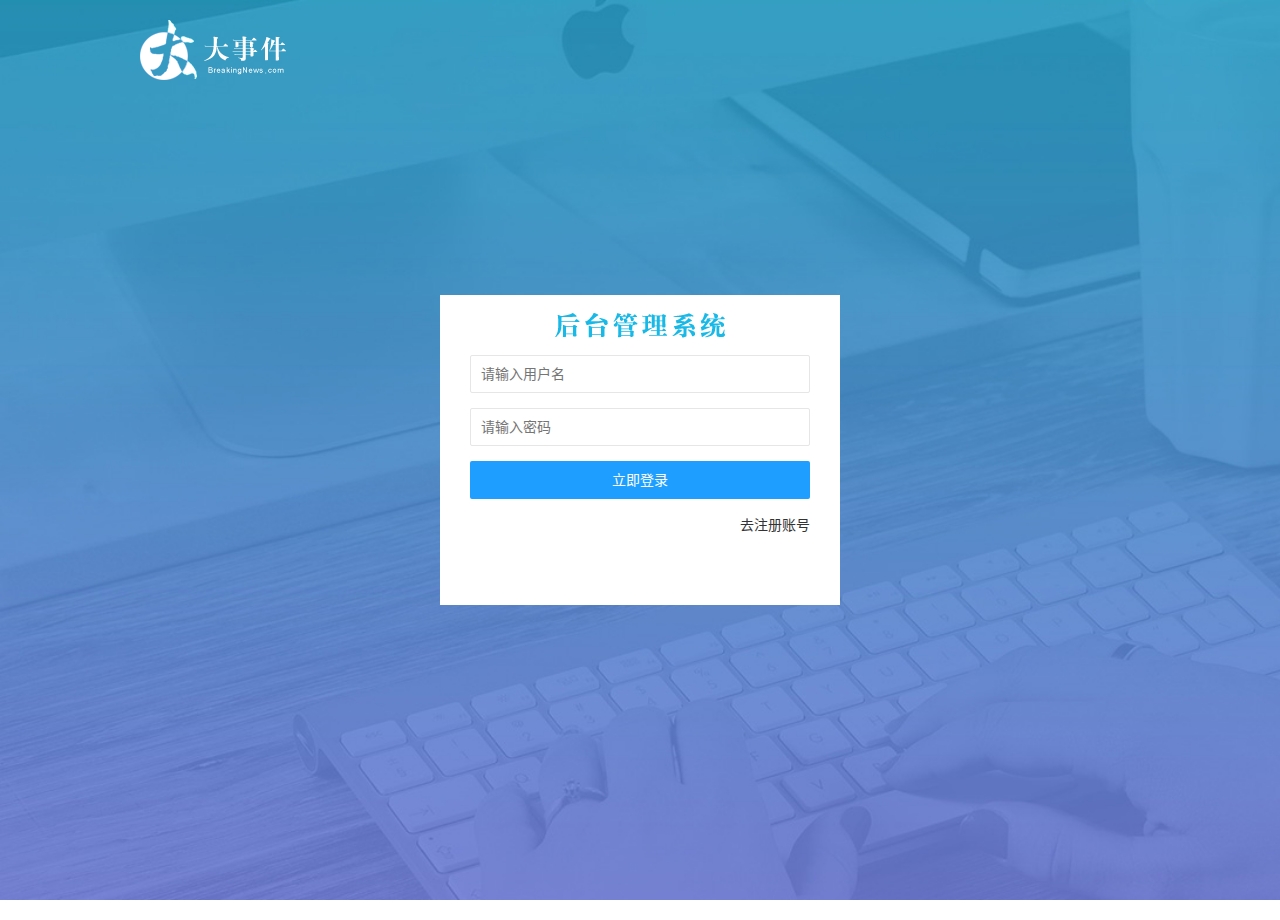
<file: index.html>
<script>
    if (localStorage.getItem('token') === null) {
        location.href = '/login.html';
    }
</script>
<!DOCTYPE html>
<html>

<head>
    <meta charset="utf-8">
    <meta name="viewport" content="width=device-width, initial-scale=1, maximum-scale=1">
    <title>layout 后台大布局 - Layui</title>
    <link rel="stylesheet" href="/assets/lib/layui/css/layui.css">
    <link rel="stylesheet" href="/assets/fonts/iconfont.css">
    <link rel="stylesheet" href="/assets/css/index.css">
</head>

<body class="layui-layout-body">
    <div class="layui-layout layui-layout-admin">
        <div class="layui-header">
            <div class="layui-logo">
                <img src="/assets/images/logo.png" alt="">
            </div>
            <!-- 头部区域（可配合layui已有的水平导航） -->
            <ul class="layui-nav layui-layout-right">
                <li class="layui-nav-item">
                    <a class="userinfo" href="javascript:;">
                        <span class="text-avatar">T</span>
                        <img src="/assets/images/sample.jpg" class="layui-nav-img">
                        个人中心
                    </a>
                    <dl class="layui-nav-child">
                        <dd><a href="/user/userinfo.html" target="fm">基本资料</a></dd>
                        <dd><a href="">更换头像</a></dd>
                        <dd><a href="">重置密码</a></dd>
                    </dl>
                </li>
                <li class="layui-nav-item"><a href="javascript:;" id="logout"><span
                            class="iconfont icon-tuichu"></span>退出</a></li>
            </ul>
        </div>

        <div class="layui-side layui-bg-black">
            <div class="layui-side-scroll">
                <!-- 左侧导航区域（可配合layui已有的垂直导航） -->
                <div class="userinfo" href="javascript:;">
                    <span class="text-avatar">T</span>
                    <img src="/assets/images/sample.jpg" class="layui-nav-img">
                    欢迎你 <span class="username">张三</span>
                </div>
                <ul class="layui-nav layui-nav-tree" lay-filter="test" lay-shrink="all">
                    <li class="layui-nav-item layui-this"><a href=""><span class="iconfont icon-home"></span>首页</a></li>
                    <li class="layui-nav-item">
                        <a class="" href="javascript:;"><span class="iconfont icon-16"></span>文章管理</a>
                        <dl class="layui-nav-child">
                            <dd><a href="javascript:;"><span class="iconfont icon-pinglun"></span>列表一</a></dd>
                            <dd><a href="javascript:;"><span class="iconfont icon-pinglun"></span>列表二</a></dd>
                            <dd><a href="javascript:;"><span class="iconfont icon-pinglun"></span>列表三</a></dd>
                            <dd><a href=""><span class="iconfont icon-pinglun"></span>超链接</a></dd>
                        </dl>
                    </li>
                    <li class="layui-nav-item">
                        <a href="javascript:;"><span class="iconfont icon-user"></span>个人中心</a>
                        <dl class="layui-nav-child">
                            <dd><a href="/user/userinfo.html" target="fm"><span
                                        class="iconfont icon-pinglun"></span>基本资料</a>
                            </dd>
                            <dd><a href="javascript:;"><span class="iconfont icon-pinglun"></span>更换头像</a></dd>
                            <dd><a href=""><span class="iconfont icon-pinglun"></span>重置密码</a></dd>
                        </dl>
                    </li>

                </ul>
            </div>
        </div>

        <div class="layui-body">
            <!-- 内容主体区域 -->
            <!-- <div style="padding: 15px;">内容主体区域</div> -->
            <iframe name="fm" src="/home/dashboard.html" frameborder="0"></iframe>
        </div>

        <div class="layui-footer">
            <!-- 底部固定区域 -->
            © layui.com - 底部固定区域
        </div>
    </div>
    <script src="/assets/lib/layui/layui.all.js"></script>
    <script src="/assets/lib/jquery.js"></script>
    <script src="/assets/js/common.js"></script>
    <script src="/assets/js/index.js"></script>
</body>

</html>
</file>
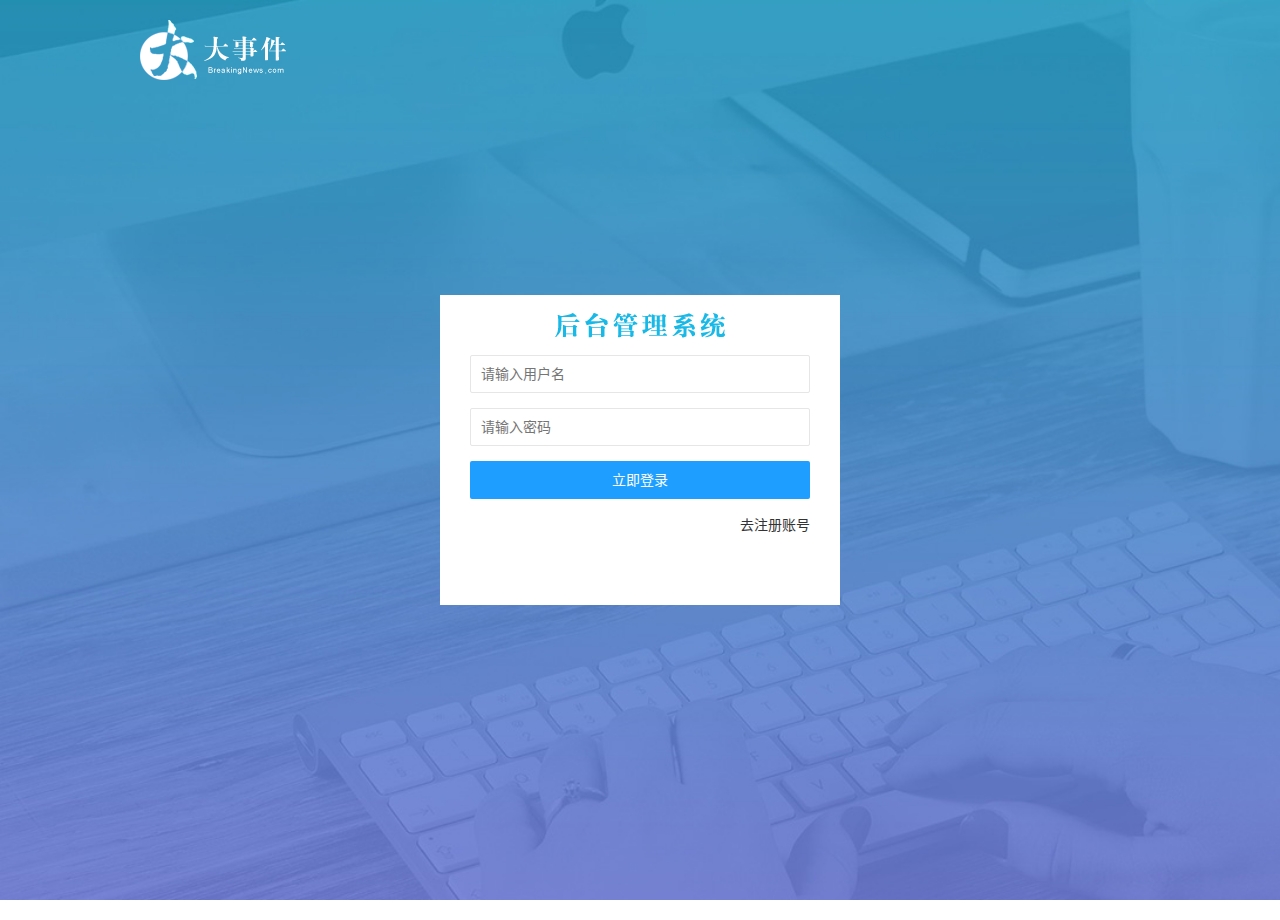
<file: login.html>
<!DOCTYPE html>
<html lang="zh-CN">

<head>
    <meta charset="UTF-8">
    <meta name="viewport" content="width=device-width, initial-scale=1.0">
    <title>登录页面</title>
    <link rel="stylesheet" href="/assets/lib/layui/css/layui.css">
    <link rel="stylesheet" href="/assets/css/logo.css">
</head>

<body>
    <!-- 上面的logo区  -->
    <div id="logo">
        <img src="/assets/images/logo.png" alt="">
    </div>

    <!-- 下面的登录和注册盒子 -->
    <!-- 登录的盒子开始 -->
    <div class="box login">
        <!-- 盒子的标题 -->
        <div class="title"></div>
        <!-- 登录的表单 -->
        <form class="layui-form" action="">
            <!-- 第一行用户名 -->
            <div class="layui-form-item">
                <input type="text" name="username" required lay-verify="required" placeholder="请输入用户名"
                    autocomplete="off" class="layui-input">
            </div>
            <!-- 第二行密码 -->
            <div class="layui-form-item">
                <input type="password" name="password" required lay-verify="required" placeholder="请输入密码"
                    autocomplete="off" class="layui-input">
            </div>
            <!-- 第三行按钮 -->
            <div class="layui-form-item">
                <button class="layui-btn layui-btn-fluid layui-bg-blue" lay-submit lay-filter="formDemo">立即登录</button>
            </div>
            <!-- 第四行超链接 -->
            <div class="layui-form-item goto">
                <a href="javascript:;">去注册账号</a>
            </div>

        </form>
        <!-- 登录表单结束 -->
    </div>
    <!-- 登录的盒子结束 -->


    <!-- 注册的盒子开始 -->
    <div class="box register">
        <!-- 盒子的标题 -->
        <div class="title"></div>
        <!-- 注册的表单 -->
        <form class="layui-form" action="">
            <!-- 第一行用户名 -->
            <div class="layui-form-item">
                <input type="text" name="username" required lay-verify="required" placeholder="请输入用户" autocomplete="off"
                    class="layui-input">
            </div>
            <!-- 第二行密码 -->
            <div class="layui-form-item">
                <input type="password" name="password" required lay-verify="required|changdu" placeholder="请输入密码"
                    autocomplete="off" class="layui-input pwd">
            </div>
            <!-- 第二行重复密码 -->
            <div class="layui-form-item">
                <input type="password" required lay-verify="required|changdu|same" placeholder="请再次输入密码"
                    autocomplete="off" class="layui-input">
            </div>
            <!-- 第四行按钮 -->
            <div class="layui-form-item">
                <button class="layui-btn layui-btn-fluid layui-bg-blue" lay-submit lay-filter="formDemo">注册</button>
            </div>
            <!-- 第五行超链接 -->
            <div class="layui-form-item goto">
                <a href="javascript:;">去登录</a>
            </div>

        </form>
        <!-- 注册表单结束 -->
    </div>
    <!-- 注册的盒子结束 -->
    <script src="/assets/lib/jquery.js"></script>
    <script src="/assets/lib/layui/layui.all.js"></script>
    <script src="/assets/js/logo.js"></script>
</body>

</html>
</file>
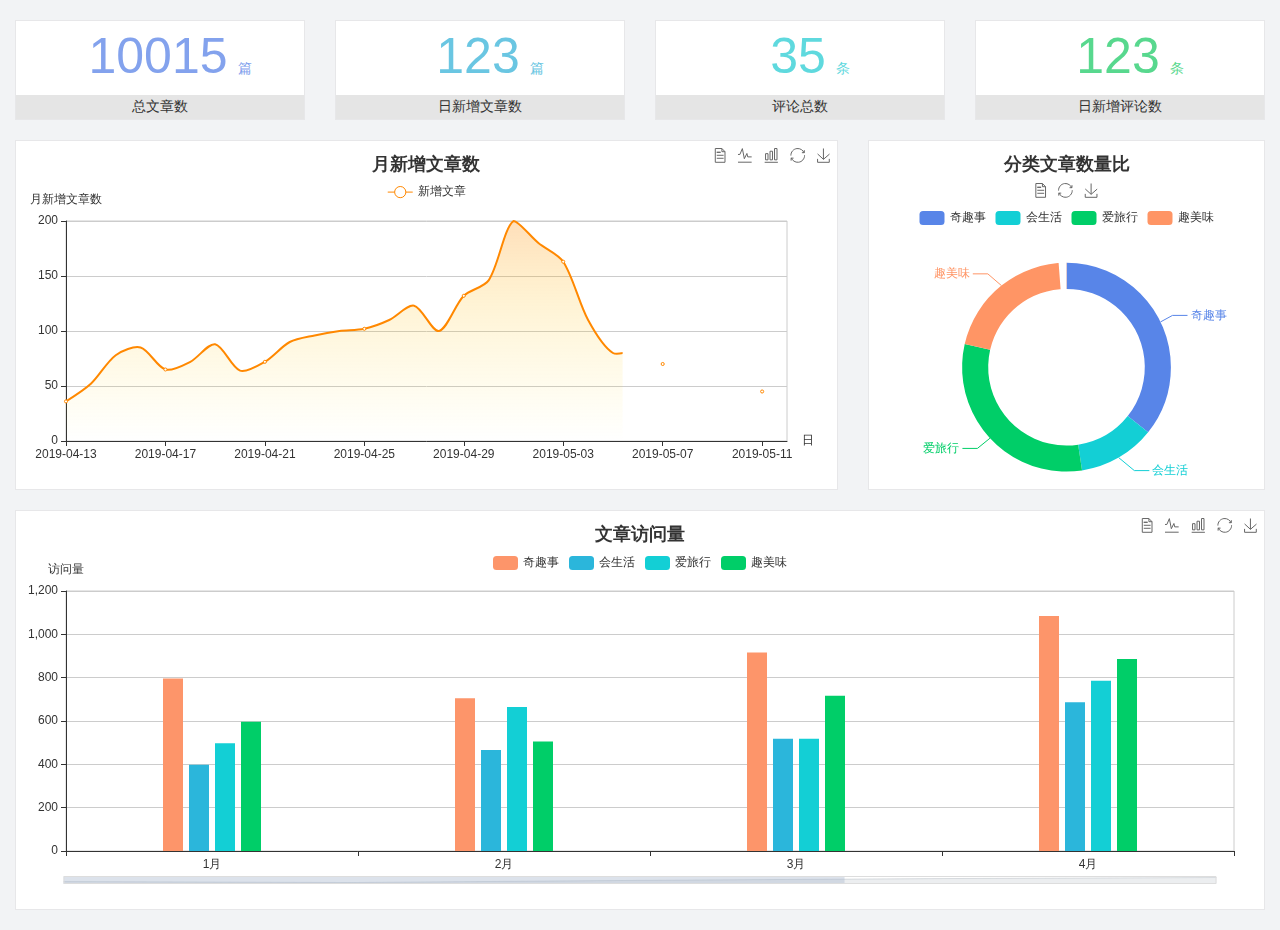
<file: home/dashboard.html>
<!DOCTYPE html>
<html lang="en">

<head>
  <meta charset="UTF-8">
  <meta name="viewport" content="width=device-width, initial-scale=1.0">
  <meta http-equiv="X-UA-Compatible" content="ie=edge">
  <title>图表统计</title>
  <link rel="stylesheet" href="../../assets/lib/bootstrap.css" />
  <link rel="stylesheet" href="../../assets/lib/main.css" />
  <script src="../../assets/lib/jquery.js"></script>
  <script type="text/javascript" src="../../assets/lib/echarts.min.js"></script>
</head>

<body>
  <div class="container-fluid">
    <div class="row spannel_list">
      <div class="col-sm-3 col-xs-6">
        <div class="spannel">
          <em>10015</em><span>篇</span>
          <b>总文章数</b>
        </div>
      </div>
      <div class="col-sm-3 col-xs-6">
        <div class="spannel scolor01">
          <em>123</em><span>篇</span>
          <b>日新增文章数</b>
        </div>
      </div>
      <div class="col-sm-3 col-xs-6">
        <div class="spannel scolor02">
          <em>35</em><span>条</span>
          <b>评论总数</b>
        </div>
      </div>
      <div class="col-sm-3 col-xs-6">
        <div class="spannel scolor03">
          <em>123</em><span>条</span>
          <b>日新增评论数</b>
        </div>
      </div>
    </div>
  </div>

  <div class="container-fluid">
    <div class="row curve-pie">
      <div class="col-lg-8 col-md-8">
        <div class="gragh_pannel" id="curve_show"></div>
      </div>
      <div class="col-lg-4 col-md-4">
        <div class="gragh_pannel" id="pie_show"></div>
      </div>
    </div>
  </div>

  <div class="container-fluid">
    <div class="column_pannel" id="column_show"></div>
  </div>

  <script>
    var oChart = echarts.init(document.getElementById('curve_show'));
    var aList_all = [
      { 'count': 36, 'date': '2019-04-13' },
      { 'count': 52, 'date': '2019-04-14' },
      { 'count': 78, 'date': '2019-04-15' },
      { 'count': 85, 'date': '2019-04-16' },
      { 'count': 65, 'date': '2019-04-17' },
      { 'count': 72, 'date': '2019-04-18' },
      { 'count': 88, 'date': '2019-04-19' },
      { 'count': 64, 'date': '2019-04-20' },
      { 'count': 72, 'date': '2019-04-21' },
      { 'count': 90, 'date': '2019-04-22' },
      { 'count': 96, 'date': '2019-04-23' },
      { 'count': 100, 'date': '2019-04-24' },
      { 'count': 102, 'date': '2019-04-25' },
      { 'count': 110, 'date': '2019-04-26' },
      { 'count': 123, 'date': '2019-04-27' },
      { 'count': 100, 'date': '2019-04-28' },
      { 'count': 132, 'date': '2019-04-29' },
      { 'count': 146, 'date': '2019-04-30' },
      { 'count': 200, 'date': '2019-05-01' },
      { 'count': 180, 'date': '2019-05-02' },
      { 'count': 163, 'date': '2019-05-03' },
      { 'count': 110, 'date': '2019-05-04' },
      { 'count': 80, 'date': '2019-05-05' },
      { 'count': 82, 'date': '2019-05-06' },
      { 'count': 70, 'date': '2019-05-07' },
      { 'count': 65, 'date': '2019-05-08' },
      { 'count': 54, 'date': '2019-05-09' },
      { 'count': 40, 'date': '2019-05-10' },
      { 'count': 45, 'date': '2019-05-11' },
      { 'count': 38, 'date': '2019-05-12' },
    ];

    let aCount = [];
    let aDate = [];

    for (var i = 0; i < aList_all.length; i++) {
      aCount.push(aList_all[i].count);
      aDate.push(aList_all[i].date);
    }

    var chartopt = {
      title: {
        text: '月新增文章数',
        left: 'center',
        top: '10'
      },
      tooltip: {
        trigger: 'axis'
      },
      legend: {
        data: ['新增文章'],
        top: '40'
      },
      toolbox: {
        show: true,
        feature: {
          mark: { show: true },
          dataView: { show: true, readOnly: false },
          magicType: { show: true, type: ['line', 'bar'] },
          restore: { show: true },
          saveAsImage: { show: true }
        }
      },
      calculable: true,
      xAxis: [
        {
          name: '日',
          type: 'category',
          boundaryGap: false,
          data: aDate
        }
      ],
      yAxis: [
        {
          name: '月新增文章数',
          type: 'value'
        }
      ],
      series: [
        {
          name: '新增文章',
          type: 'line',
          smooth: true,
          itemStyle: { normal: { areaStyle: { type: 'default' }, color: '#f80' }, lineStyle: { color: '#f80' } },
          data: aCount
        }],
      areaStyle: {
        normal: {
          color: new echarts.graphic.LinearGradient(0, 0, 0, 1, [{
            offset: 0,
            color: 'rgba(255,136,0,0.39)'
          }, {
            offset: .34,
            color: 'rgba(255,180,0,0.25)'
          }, {
            offset: 1,
            color: 'rgba(255,222,0,0.00)'
          }])

        }
      },
      grid: {
        show: true,
        x: 50,
        x2: 50,
        y: 80,
        height: 220
      }
    };

    oChart.setOption(chartopt);


    var oPie = echarts.init(document.getElementById('pie_show'));
    var oPieopt =
    {
      title: {
        top: 10,
        text: '分类文章数量比',
        x: 'center'
      },
      tooltip: {
        trigger: 'item',
        formatter: "{a} <br/>{b} : {c} ({d}%)"
      },
      color: ['#5885e8', '#13cfd5', '#00ce68', '#ff9565'],
      legend: {
        x: 'center',
        top: 65,
        data: ['奇趣事', '会生活', '爱旅行', '趣美味']
      },
      toolbox: {
        show: true,
        x: 'center',
        top: 35,
        feature: {
          mark: { show: true },
          dataView: { show: true, readOnly: false },
          magicType: {
            show: true,
            type: ['pie', 'funnel'],
            option: {
              funnel: {
                x: '25%',
                width: '50%',
                funnelAlign: 'left',
                max: 1548
              }
            }
          },
          restore: { show: true },
          saveAsImage: { show: true }
        }
      },
      calculable: true,
      series: [
        {
          name: '访问来源',
          type: 'pie',
          radius: ['45%', '60%'],
          center: ['50%', '65%'],
          data: [
            { value: 300, name: '奇趣事' },
            { value: 100, name: '会生活' },
            { value: 260, name: '爱旅行' },
            { value: 180, name: '趣美味' }
          ]
        }
      ]
    };
    oPie.setOption(oPieopt);



    var oColumn = this.echarts.init(document.getElementById('column_show'));
    var oColumnopt =
    {
      title: {
        text: '文章访问量',
        left: 'center',
        top: '10'
      },
      tooltip: {
        trigger: 'axis'
      },
      legend: {
        data: ['奇趣事', '会生活', '爱旅行', '趣美味'],
        top: '40'
      },
      toolbox: {
        show: true,
        feature: {
          mark: { show: true },
          dataView: { show: true, readOnly: false },
          magicType: { show: true, type: ['line', 'bar'] },
          restore: { show: true },
          saveAsImage: { show: true }
        }
      },
      calculable: true,
      xAxis: [
        {
          type: 'category',
          data: ['1月', '2月', '3月', '4月', '5月']
        }
      ],
      yAxis: [
        {
          name: '访问量',
          type: 'value'
        }
      ],
      series: [
        {
          name: '奇趣事',
          type: 'bar',
          barWidth: 20,
          itemStyle: {
            normal: { areaStyle: { type: 'default' }, color: '#fd956a' }
          },
          data: [800, 708, 920, 1090, 1200]
        },
        {
          name: '会生活',
          type: 'bar',
          barWidth: 20,
          itemStyle: {
            normal: { areaStyle: { type: 'default' }, color: '#2bb6db' }
          },
          data: [400, 468, 520, 690, 800]
        },
        {
          name: '爱旅行',
          type: 'bar',
          barWidth: 20,
          itemStyle: {
            normal: { areaStyle: { type: 'default' }, color: '#13cfd5' }
          },
          data: [500, 668, 520, 790, 900]
        },
        {
          name: '趣美味',
          type: 'bar',
          barWidth: 20,
          itemStyle: {
            normal: { areaStyle: { type: 'default' }, color: '#00ce68' }
          },
          data: [600, 508, 720, 890, 1000]
        }
      ],
      grid: {
        show: true,
        x: 50,
        x2: 30,
        y: 80,
        height: 260
      },
      dataZoom: [//给x轴设置滚动条
        {
          start: 0,//默认为0
          end: 100 - 1000 / 31,//默认为100
          type: 'slider',
          show: true,
          xAxisIndex: [0],
          handleSize: 0,//滑动条的 左右2个滑动条的大小
          height: 8,//组件高度
          left: 45, //左边的距离
          right: 50,//右边的距离
          bottom: 26,//右边的距离
          handleColor: '#ddd',//h滑动图标的颜色
          handleStyle: {
            borderColor: "#cacaca",
            borderWidth: "1",
            shadowBlur: 2,
            background: "#ddd",
            shadowColor: "#ddd",
          }
        }]
    };
    oColumn.setOption(oColumnopt);
  </script>
</body>

</html>
</file>
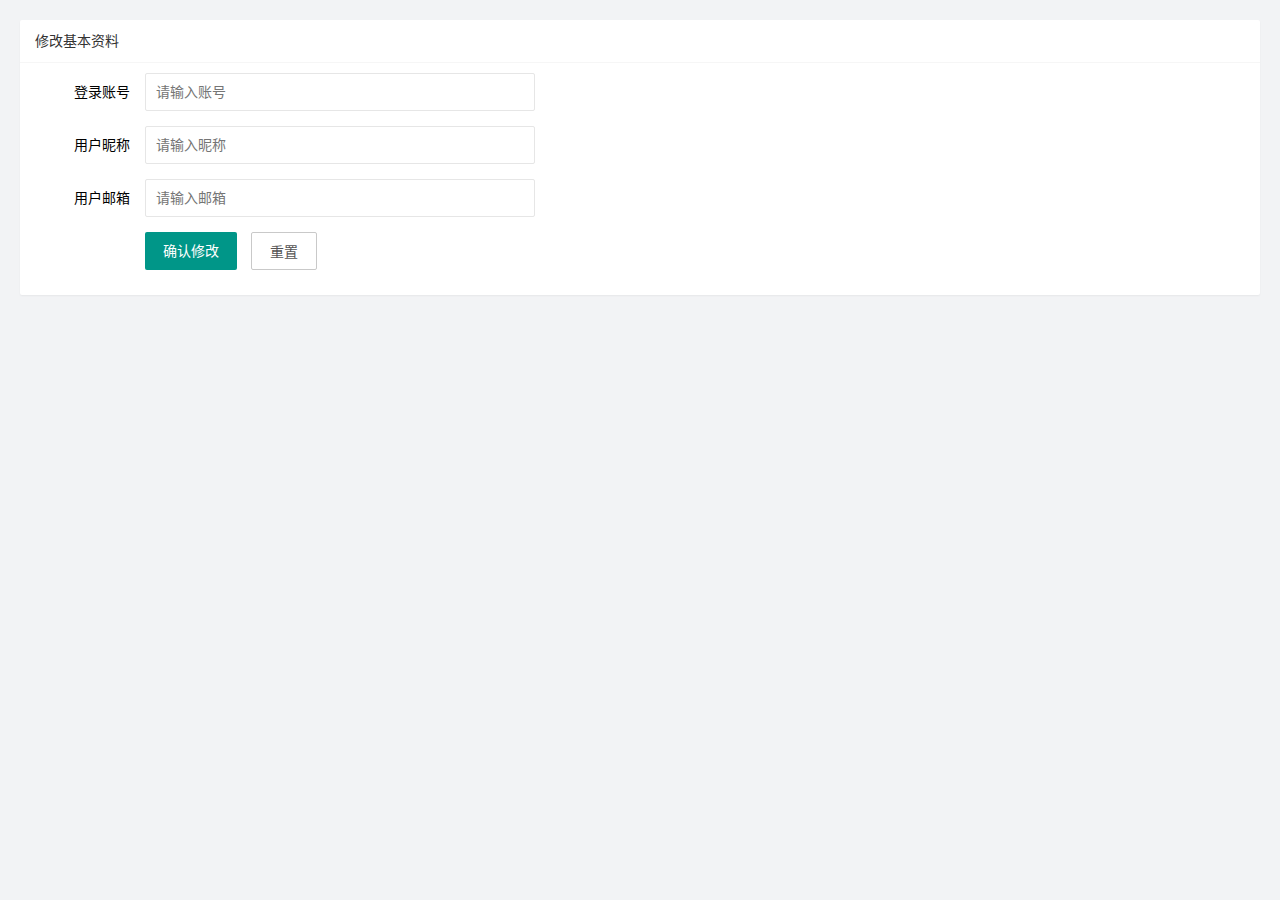
<file: user/userinfo.html>
<!DOCTYPE html>
<html lang="zh-CN">

<head>
    <meta charset="UTF-8">
    <meta name="viewport" content="width=device-width, initial-scale=1.0">
    <title>Document</title>
    <link rel="stylesheet" href="/assets/lib/layui/css/layui.css">
    <link rel="stylesheet" href="/assets/css/user/userinfo.css">
</head>

<body>

    <div class="layui-card">
        <div class="layui-card-header">修改基本资料</div>
        <div class="layui-card-body">
            <form class="layui-form" action="">
                <!-- 第一行账号 -->
                <div class="layui-form-item">
                    <label class="layui-form-label">登录账号</label>
                    <div class="layui-input-block">
                        <input disabled type="text" name="username" required lay-verify="required" placeholder="请输入账号"
                            autocomplete="off" class="layui-input">
                    </div>
                </div>
                <!-- 第二行昵称 -->
                <div class="layui-form-item">
                    <label class="layui-form-label">用户昵称</label>
                    <div class="layui-input-block">
                        <input type="text" name="nickname" required lay-verify="required" placeholder="请输入昵称"
                            autocomplete="off" class="layui-input">
                    </div>
                </div>
                <!-- 第三行邮箱 -->
                <div class="layui-form-item">
                    <label class="layui-form-label">用户邮箱</label>
                    <div class="layui-input-block">
                        <input type="text" name="email" required lay-verify="required|email" placeholder="请输入邮箱"
                            autocomplete="off" class="layui-input">
                    </div>
                </div>
                <!-- 第四行按钮 -->
                <div class="layui-form-item">
                    <div class="layui-input-block">
                        <input type="hidden" name="id">
                        <button class="layui-btn" lay-submit lay-filter="formDemo">确认修改</button>
                        <button type="reset" class="layui-btn layui-btn-primary">重置</button>
                    </div>
                </div>
            </form>
        </div>
    </div>

    <script src="/assets/lib/jquery.js"></script>
    <script src="/assets/lib/layui/layui.all.js"></script>
    <script src="/assets/js/common.js"></script>
    <script src="/assets/js/user/userinfo.js"></script>
</body>

</html>
</file>
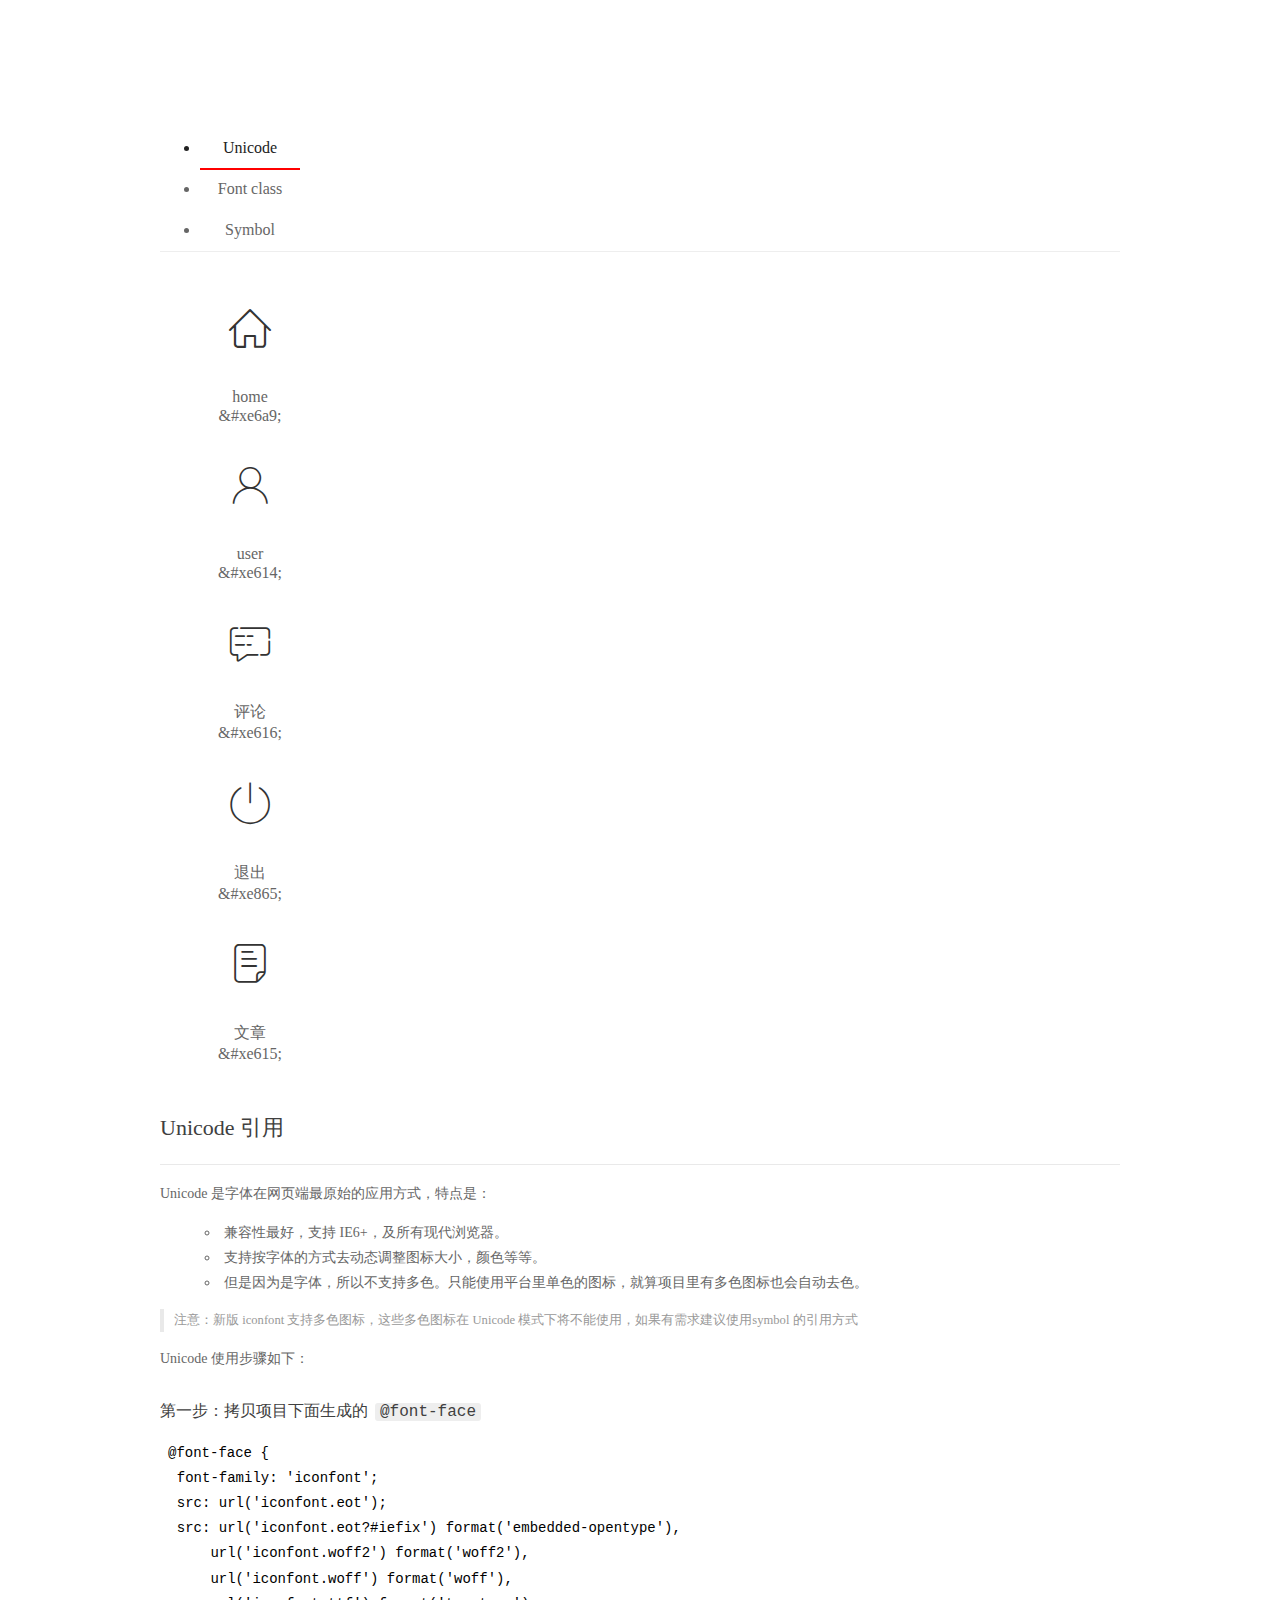
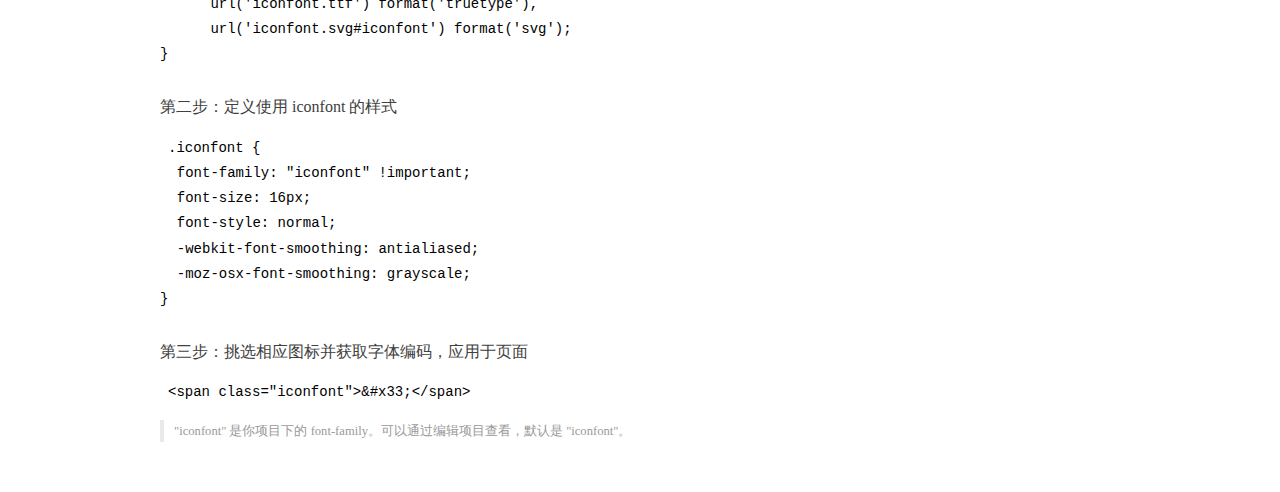
<file: assets/fonts/demo_index.html>
<!DOCTYPE html>
<html>
<head>
  <meta charset="utf-8"/>
  <title>IconFont Demo</title>
  <link rel="shortcut icon" href="https://gtms04.alicdn.com/tps/i4/TB1_oz6GVXXXXaFXpXXJDFnIXXX-64-64.ico" type="image/x-icon"/>
  <link rel="stylesheet" href="https://g.alicdn.com/thx/cube/1.3.2/cube.min.css">
  <link rel="stylesheet" href="demo.css">
  <link rel="stylesheet" href="iconfont.css">
  <script src="iconfont.js"></script>
  <!-- jQuery -->
  <script src="https://a1.alicdn.com/oss/uploads/2018/12/26/7bfddb60-08e8-11e9-9b04-53e73bb6408b.js"></script>
  <!-- 代码高亮 -->
  <script src="https://a1.alicdn.com/oss/uploads/2018/12/26/a3f714d0-08e6-11e9-8a15-ebf944d7534c.js"></script>
</head>
<body>
  <div class="main">
    <h1 class="logo"><a href="https://www.iconfont.cn/" title="iconfont 首页" target="_blank">&#xe86b;</a></h1>
    <div class="nav-tabs">
      <ul id="tabs" class="dib-box">
        <li class="dib active"><span>Unicode</span></li>
        <li class="dib"><span>Font class</span></li>
        <li class="dib"><span>Symbol</span></li>
      </ul>
      
    </div>
    <div class="tab-container">
      <div class="content unicode" style="display: block;">
          <ul class="icon_lists dib-box">
          
            <li class="dib">
              <span class="icon iconfont">&#xe6a9;</span>
                <div class="name">home</div>
                <div class="code-name">&amp;#xe6a9;</div>
              </li>
          
            <li class="dib">
              <span class="icon iconfont">&#xe614;</span>
                <div class="name">user</div>
                <div class="code-name">&amp;#xe614;</div>
              </li>
          
            <li class="dib">
              <span class="icon iconfont">&#xe616;</span>
                <div class="name">评论</div>
                <div class="code-name">&amp;#xe616;</div>
              </li>
          
            <li class="dib">
              <span class="icon iconfont">&#xe865;</span>
                <div class="name">退出</div>
                <div class="code-name">&amp;#xe865;</div>
              </li>
          
            <li class="dib">
              <span class="icon iconfont">&#xe615;</span>
                <div class="name">文章</div>
                <div class="code-name">&amp;#xe615;</div>
              </li>
          
          </ul>
          <div class="article markdown">
          <h2 id="unicode-">Unicode 引用</h2>
          <hr>

          <p>Unicode 是字体在网页端最原始的应用方式，特点是：</p>
          <ul>
            <li>兼容性最好，支持 IE6+，及所有现代浏览器。</li>
            <li>支持按字体的方式去动态调整图标大小，颜色等等。</li>
            <li>但是因为是字体，所以不支持多色。只能使用平台里单色的图标，就算项目里有多色图标也会自动去色。</li>
          </ul>
          <blockquote>
            <p>注意：新版 iconfont 支持多色图标，这些多色图标在 Unicode 模式下将不能使用，如果有需求建议使用symbol 的引用方式</p>
          </blockquote>
          <p>Unicode 使用步骤如下：</p>
          <h3 id="-font-face">第一步：拷贝项目下面生成的 <code>@font-face</code></h3>
<pre><code class="language-css"
>@font-face {
  font-family: 'iconfont';
  src: url('iconfont.eot');
  src: url('iconfont.eot?#iefix') format('embedded-opentype'),
      url('iconfont.woff2') format('woff2'),
      url('iconfont.woff') format('woff'),
      url('iconfont.ttf') format('truetype'),
      url('iconfont.svg#iconfont') format('svg');
}
</code></pre>
          <h3 id="-iconfont-">第二步：定义使用 iconfont 的样式</h3>
<pre><code class="language-css"
>.iconfont {
  font-family: "iconfont" !important;
  font-size: 16px;
  font-style: normal;
  -webkit-font-smoothing: antialiased;
  -moz-osx-font-smoothing: grayscale;
}
</code></pre>
          <h3 id="-">第三步：挑选相应图标并获取字体编码，应用于页面</h3>
<pre>
<code class="language-html"
>&lt;span class="iconfont"&gt;&amp;#x33;&lt;/span&gt;
</code></pre>
          <blockquote>
            <p>"iconfont" 是你项目下的 font-family。可以通过编辑项目查看，默认是 "iconfont"。</p>
          </blockquote>
          </div>
      </div>
      <div class="content font-class">
        <ul class="icon_lists dib-box">
          
          <li class="dib">
            <span class="icon iconfont icon-home"></span>
            <div class="name">
              home
            </div>
            <div class="code-name">.icon-home
            </div>
          </li>
          
          <li class="dib">
            <span class="icon iconfont icon-user"></span>
            <div class="name">
              user
            </div>
            <div class="code-name">.icon-user
            </div>
          </li>
          
          <li class="dib">
            <span class="icon iconfont icon-pinglun"></span>
            <div class="name">
              评论
            </div>
            <div class="code-name">.icon-pinglun
            </div>
          </li>
          
          <li class="dib">
            <span class="icon iconfont icon-tuichu"></span>
            <div class="name">
              退出
            </div>
            <div class="code-name">.icon-tuichu
            </div>
          </li>
          
          <li class="dib">
            <span class="icon iconfont icon-16"></span>
            <div class="name">
              文章
            </div>
            <div class="code-name">.icon-16
            </div>
          </li>
          
        </ul>
        <div class="article markdown">
        <h2 id="font-class-">font-class 引用</h2>
        <hr>

        <p>font-class 是 Unicode 使用方式的一种变种，主要是解决 Unicode 书写不直观，语意不明确的问题。</p>
        <p>与 Unicode 使用方式相比，具有如下特点：</p>
        <ul>
          <li>兼容性良好，支持 IE8+，及所有现代浏览器。</li>
          <li>相比于 Unicode 语意明确，书写更直观。可以很容易分辨这个 icon 是什么。</li>
          <li>因为使用 class 来定义图标，所以当要替换图标时，只需要修改 class 里面的 Unicode 引用。</li>
          <li>不过因为本质上还是使用的字体，所以多色图标还是不支持的。</li>
        </ul>
        <p>使用步骤如下：</p>
        <h3 id="-fontclass-">第一步：引入项目下面生成的 fontclass 代码：</h3>
<pre><code class="language-html">&lt;link rel="stylesheet" href="./iconfont.css"&gt;
</code></pre>
        <h3 id="-">第二步：挑选相应图标并获取类名，应用于页面：</h3>
<pre><code class="language-html">&lt;span class="iconfont icon-xxx"&gt;&lt;/span&gt;
</code></pre>
        <blockquote>
          <p>"
            iconfont" 是你项目下的 font-family。可以通过编辑项目查看，默认是 "iconfont"。</p>
        </blockquote>
      </div>
      </div>
      <div class="content symbol">
          <ul class="icon_lists dib-box">
          
            <li class="dib">
                <svg class="icon svg-icon" aria-hidden="true">
                  <use xlink:href="#icon-home"></use>
                </svg>
                <div class="name">home</div>
                <div class="code-name">#icon-home</div>
            </li>
          
            <li class="dib">
                <svg class="icon svg-icon" aria-hidden="true">
                  <use xlink:href="#icon-user"></use>
                </svg>
                <div class="name">user</div>
                <div class="code-name">#icon-user</div>
            </li>
          
            <li class="dib">
                <svg class="icon svg-icon" aria-hidden="true">
                  <use xlink:href="#icon-pinglun"></use>
                </svg>
                <div class="name">评论</div>
                <div class="code-name">#icon-pinglun</div>
            </li>
          
            <li class="dib">
                <svg class="icon svg-icon" aria-hidden="true">
                  <use xlink:href="#icon-tuichu"></use>
                </svg>
                <div class="name">退出</div>
                <div class="code-name">#icon-tuichu</div>
            </li>
          
            <li class="dib">
                <svg class="icon svg-icon" aria-hidden="true">
                  <use xlink:href="#icon-16"></use>
                </svg>
                <div class="name">文章</div>
                <div class="code-name">#icon-16</div>
            </li>
          
          </ul>
          <div class="article markdown">
          <h2 id="symbol-">Symbol 引用</h2>
          <hr>

          <p>这是一种全新的使用方式，应该说这才是未来的主流，也是平台目前推荐的用法。相关介绍可以参考这篇<a href="">文章</a>
            这种用法其实是做了一个 SVG 的集合，与另外两种相比具有如下特点：</p>
          <ul>
            <li>支持多色图标了，不再受单色限制。</li>
            <li>通过一些技巧，支持像字体那样，通过 <code>font-size</code>, <code>color</code> 来调整样式。</li>
            <li>兼容性较差，支持 IE9+，及现代浏览器。</li>
            <li>浏览器渲染 SVG 的性能一般，还不如 png。</li>
          </ul>
          <p>使用步骤如下：</p>
          <h3 id="-symbol-">第一步：引入项目下面生成的 symbol 代码：</h3>
<pre><code class="language-html">&lt;script src="./iconfont.js"&gt;&lt;/script&gt;
</code></pre>
          <h3 id="-css-">第二步：加入通用 CSS 代码（引入一次就行）：</h3>
<pre><code class="language-html">&lt;style&gt;
.icon {
  width: 1em;
  height: 1em;
  vertical-align: -0.15em;
  fill: currentColor;
  overflow: hidden;
}
&lt;/style&gt;
</code></pre>
          <h3 id="-">第三步：挑选相应图标并获取类名，应用于页面：</h3>
<pre><code class="language-html">&lt;svg class="icon" aria-hidden="true"&gt;
  &lt;use xlink:href="#icon-xxx"&gt;&lt;/use&gt;
&lt;/svg&gt;
</code></pre>
          </div>
      </div>

    </div>
  </div>
  <script>
  $(document).ready(function () {
      $('.tab-container .content:first').show()

      $('#tabs li').click(function (e) {
        var tabContent = $('.tab-container .content')
        var index = $(this).index()

        if ($(this).hasClass('active')) {
          return
        } else {
          $('#tabs li').removeClass('active')
          $(this).addClass('active')

          tabContent.hide().eq(index).fadeIn()
        }
      })
    })
  </script>
</body>
</html>
</file>
<file: assets/lib/layui/css/layui.css>
/** layui-v2.5.6 MIT License By https://www.layui.com */
 .layui-inline,img{display:inline-block;vertical-align:middle}h1,h2,h3,h4,h5,h6{font-weight:400}.layui-edge,.layui-header,.layui-inline,.layui-main{position:relative}.layui-body,.layui-edge,.layui-elip{overflow:hidden}.layui-btn,.layui-edge,.layui-inline,img{vertical-align:middle}.layui-btn,.layui-disabled,.layui-icon,.layui-unselect{-moz-user-select:none;-webkit-user-select:none;-ms-user-select:none}.layui-elip,.layui-form-checkbox span,.layui-form-pane .layui-form-label{text-overflow:ellipsis;white-space:nowrap}.layui-breadcrumb,.layui-tree-btnGroup{visibility:hidden}blockquote,body,button,dd,div,dl,dt,form,h1,h2,h3,h4,h5,h6,input,li,ol,p,pre,td,textarea,th,ul{margin:0;padding:0;-webkit-tap-highlight-color:rgba(0,0,0,0)}a:active,a:hover{outline:0}img{border:none}li{list-style:none}table{border-collapse:collapse;border-spacing:0}h4,h5,h6{font-size:100%}button,input,optgroup,option,select,textarea{font-family:inherit;font-size:inherit;font-style:inherit;font-weight:inherit;outline:0}pre{white-space:pre-wrap;white-space:-moz-pre-wrap;white-space:-pre-wrap;white-space:-o-pre-wrap;word-wrap:break-word}body{line-height:24px;font:14px Helvetica Neue,Helvetica,PingFang SC,Tahoma,Arial,sans-serif}hr{height:1px;margin:10px 0;border:0;clear:both}a{color:#333;text-decoration:none}a:hover{color:#777}a cite{font-style:normal;*cursor:pointer}.layui-border-box,.layui-border-box *{box-sizing:border-box}.layui-box,.layui-box *{box-sizing:content-box}.layui-clear{clear:both;*zoom:1}.layui-clear:after{content:'\20';clear:both;*zoom:1;display:block;height:0}.layui-inline{*display:inline;*zoom:1}.layui-edge{display:inline-block;width:0;height:0;border-width:6px;border-style:dashed;border-color:transparent}.layui-edge-top{top:-4px;border-bottom-color:#999;border-bottom-style:solid}.layui-edge-right{border-left-color:#999;border-left-style:solid}.layui-edge-bottom{top:2px;border-top-color:#999;border-top-style:solid}.layui-edge-left{border-right-color:#999;border-right-style:solid}.layui-disabled,.layui-disabled:hover{color:#d2d2d2!important;cursor:not-allowed!important}.layui-circle{border-radius:100%}.layui-show{display:block!important}.layui-hide{display:none!important}@font-face{font-family:layui-icon;src:url(../font/iconfont.eot?v=256);src:url(../font/iconfont.eot?v=256#iefix) format('embedded-opentype'),url(../font/iconfont.woff2?v=256) format('woff2'),url(../font/iconfont.woff?v=256) format('woff'),url(../font/iconfont.ttf?v=256) format('truetype'),url(../font/iconfont.svg?v=256#layui-icon) format('svg')}.layui-icon{font-family:layui-icon!important;font-size:16px;font-style:normal;-webkit-font-smoothing:antialiased;-moz-osx-font-smoothing:grayscale}.layui-icon-reply-fill:before{content:"\e611"}.layui-icon-set-fill:before{content:"\e614"}.layui-icon-menu-fill:before{content:"\e60f"}.layui-icon-search:before{content:"\e615"}.layui-icon-share:before{content:"\e641"}.layui-icon-set-sm:before{content:"\e620"}.layui-icon-engine:before{content:"\e628"}.layui-icon-close:before{content:"\1006"}.layui-icon-close-fill:before{content:"\1007"}.layui-icon-chart-screen:before{content:"\e629"}.layui-icon-star:before{content:"\e600"}.layui-icon-circle-dot:before{content:"\e617"}.layui-icon-chat:before{content:"\e606"}.layui-icon-release:before{content:"\e609"}.layui-icon-list:before{content:"\e60a"}.layui-icon-chart:before{content:"\e62c"}.layui-icon-ok-circle:before{content:"\1005"}.layui-icon-layim-theme:before{content:"\e61b"}.layui-icon-table:before{content:"\e62d"}.layui-icon-right:before{content:"\e602"}.layui-icon-left:before{content:"\e603"}.layui-icon-cart-simple:before{content:"\e698"}.layui-icon-face-cry:before{content:"\e69c"}.layui-icon-face-smile:before{content:"\e6af"}.layui-icon-survey:before{content:"\e6b2"}.layui-icon-tree:before{content:"\e62e"}.layui-icon-ie:before{content:"\e7bb"}.layui-icon-upload-circle:before{content:"\e62f"}.layui-icon-add-circle:before{content:"\e61f"}.layui-icon-download-circle:before{content:"\e601"}.layui-icon-templeate-1:before{content:"\e630"}.layui-icon-util:before{content:"\e631"}.layui-icon-face-surprised:before{content:"\e664"}.layui-icon-edit:before{content:"\e642"}.layui-icon-speaker:before{content:"\e645"}.layui-icon-down:before{content:"\e61a"}.layui-icon-file:before{content:"\e621"}.layui-icon-layouts:before{content:"\e632"}.layui-icon-rate-half:before{content:"\e6c9"}.layui-icon-add-circle-fine:before{content:"\e608"}.layui-icon-prev-circle:before{content:"\e633"}.layui-icon-read:before{content:"\e705"}.layui-icon-404:before{content:"\e61c"}.layui-icon-carousel:before{content:"\e634"}.layui-icon-help:before{content:"\e607"}.layui-icon-code-circle:before{content:"\e635"}.layui-icon-windows:before{content:"\e67f"}.layui-icon-water:before{content:"\e636"}.layui-icon-username:before{content:"\e66f"}.layui-icon-find-fill:before{content:"\e670"}.layui-icon-about:before{content:"\e60b"}.layui-icon-location:before{content:"\e715"}.layui-icon-up:before{content:"\e619"}.layui-icon-pause:before{content:"\e651"}.layui-icon-date:before{content:"\e637"}.layui-icon-layim-uploadfile:before{content:"\e61d"}.layui-icon-delete:before{content:"\e640"}.layui-icon-play:before{content:"\e652"}.layui-icon-top:before{content:"\e604"}.layui-icon-firefox:before{content:"\e686"}.layui-icon-friends:before{content:"\e612"}.layui-icon-refresh-3:before{content:"\e9aa"}.layui-icon-ok:before{content:"\e605"}.layui-icon-layer:before{content:"\e638"}.layui-icon-face-smile-fine:before{content:"\e60c"}.layui-icon-dollar:before{content:"\e659"}.layui-icon-group:before{content:"\e613"}.layui-icon-layim-download:before{content:"\e61e"}.layui-icon-picture-fine:before{content:"\e60d"}.layui-icon-link:before{content:"\e64c"}.layui-icon-diamond:before{content:"\e735"}.layui-icon-log:before{content:"\e60e"}.layui-icon-key:before{content:"\e683"}.layui-icon-rate-solid:before{content:"\e67a"}.layui-icon-fonts-del:before{content:"\e64f"}.layui-icon-unlink:before{content:"\e64d"}.layui-icon-fonts-clear:before{content:"\e639"}.layui-icon-triangle-r:before{content:"\e623"}.layui-icon-circle:before{content:"\e63f"}.layui-icon-radio:before{content:"\e643"}.layui-icon-align-center:before{content:"\e647"}.layui-icon-align-right:before{content:"\e648"}.layui-icon-align-left:before{content:"\e649"}.layui-icon-loading-1:before{content:"\e63e"}.layui-icon-return:before{content:"\e65c"}.layui-icon-fonts-strong:before{content:"\e62b"}.layui-icon-upload:before{content:"\e67c"}.layui-icon-dialogue:before{content:"\e63a"}.layui-icon-video:before{content:"\e6ed"}.layui-icon-headset:before{content:"\e6fc"}.layui-icon-cellphone-fine:before{content:"\e63b"}.layui-icon-add-1:before{content:"\e654"}.layui-icon-face-smile-b:before{content:"\e650"}.layui-icon-fonts-html:before{content:"\e64b"}.layui-icon-screen-full:before{content:"\e622"}.layui-icon-form:before{content:"\e63c"}.layui-icon-cart:before{content:"\e657"}.layui-icon-camera-fill:before{content:"\e65d"}.layui-icon-tabs:before{content:"\e62a"}.layui-icon-heart-fill:before{content:"\e68f"}.layui-icon-fonts-code:before{content:"\e64e"}.layui-icon-ios:before{content:"\e680"}.layui-icon-at:before{content:"\e687"}.layui-icon-fire:before{content:"\e756"}.layui-icon-set:before{content:"\e716"}.layui-icon-fonts-u:before{content:"\e646"}.layui-icon-triangle-d:before{content:"\e625"}.layui-icon-tips:before{content:"\e702"}.layui-icon-picture:before{content:"\e64a"}.layui-icon-more-vertical:before{content:"\e671"}.layui-icon-bluetooth:before{content:"\e689"}.layui-icon-flag:before{content:"\e66c"}.layui-icon-loading:before{content:"\e63d"}.layui-icon-fonts-i:before{content:"\e644"}.layui-icon-refresh-1:before{content:"\e666"}.layui-icon-rmb:before{content:"\e65e"}.layui-icon-addition:before{content:"\e624"}.layui-icon-home:before{content:"\e68e"}.layui-icon-time:before{content:"\e68d"}.layui-icon-user:before{content:"\e770"}.layui-icon-notice:before{content:"\e667"}.layui-icon-chrome:before{content:"\e68a"}.layui-icon-edge:before{content:"\e68b"}.layui-icon-login-weibo:before{content:"\e675"}.layui-icon-voice:before{content:"\e688"}.layui-icon-upload-drag:before{content:"\e681"}.layui-icon-login-qq:before{content:"\e676"}.layui-icon-snowflake:before{content:"\e6b1"}.layui-icon-heart:before{content:"\e68c"}.layui-icon-logout:before{content:"\e682"}.layui-icon-file-b:before{content:"\e655"}.layui-icon-template:before{content:"\e663"}.layui-icon-transfer:before{content:"\e691"}.layui-icon-auz:before{content:"\e672"}.layui-icon-console:before{content:"\e665"}.layui-icon-app:before{content:"\e653"}.layui-icon-prev:before{content:"\e65a"}.layui-icon-website:before{content:"\e7ae"}.layui-icon-next:before{content:"\e65b"}.layui-icon-component:before{content:"\e857"}.layui-icon-android:before{content:"\e684"}.layui-icon-more:before{content:"\e65f"}.layui-icon-login-wechat:before{content:"\e677"}.layui-icon-shrink-right:before{content:"\e668"}.layui-icon-spread-left:before{content:"\e66b"}.layui-icon-camera:before{content:"\e660"}.layui-icon-note:before{content:"\e66e"}.layui-icon-refresh:before{content:"\e669"}.layui-icon-female:before{content:"\e661"}.layui-icon-male:before{content:"\e662"}.layui-icon-screen-restore:before{content:"\e758"}.layui-icon-password:before{content:"\e673"}.layui-icon-senior:before{content:"\e674"}.layui-icon-theme:before{content:"\e66a"}.layui-icon-tread:before{content:"\e6c5"}.layui-icon-praise:before{content:"\e6c6"}.layui-icon-star-fill:before{content:"\e658"}.layui-icon-rate:before{content:"\e67b"}.layui-icon-template-1:before{content:"\e656"}.layui-icon-vercode:before{content:"\e679"}.layui-icon-service:before{content:"\e626"}.layui-icon-cellphone:before{content:"\e678"}.layui-icon-print:before{content:"\e66d"}.layui-icon-cols:before{content:"\e610"}.layui-icon-wifi:before{content:"\e7e0"}.layui-icon-export:before{content:"\e67d"}.layui-icon-rss:before{content:"\e808"}.layui-icon-slider:before{content:"\e714"}.layui-icon-email:before{content:"\e618"}.layui-icon-subtraction:before{content:"\e67e"}.layui-icon-mike:before{content:"\e6dc"}.layui-icon-light:before{content:"\e748"}.layui-icon-gift:before{content:"\e627"}.layui-icon-mute:before{content:"\e685"}.layui-icon-reduce-circle:before{content:"\e616"}.layui-icon-music:before{content:"\e690"}.layui-main{width:1140px;margin:0 auto}.layui-header{z-index:1000;height:60px}.layui-header a:hover{transition:all .5s;-webkit-transition:all .5s}.layui-side{position:fixed;left:0;top:0;bottom:0;z-index:999;width:200px;overflow-x:hidden}.layui-side-scroll{position:relative;width:220px;height:100%;overflow-x:hidden}.layui-body{position:absolute;left:200px;right:0;top:0;bottom:0;z-index:998;width:auto;overflow-y:auto;box-sizing:border-box}.layui-layout-body{overflow:hidden}.layui-layout-admin .layui-header{background-color:#23262E}.layui-layout-admin .layui-side{top:60px;width:200px;overflow-x:hidden}.layui-layout-admin .layui-body{position:fixed;top:60px;bottom:44px}.layui-layout-admin .layui-main{width:auto;margin:0 15px}.layui-layout-admin .layui-footer{position:fixed;left:200px;right:0;bottom:0;height:44px;line-height:44px;padding:0 15px;background-color:#eee}.layui-layout-admin .layui-logo{position:absolute;left:0;top:0;width:200px;height:100%;line-height:60px;text-align:center;color:#009688;font-size:16px}.layui-layout-admin .layui-header .layui-nav{background:0 0}.layui-layout-left{position:absolute!important;left:200px;top:0}.layui-layout-right{position:absolute!important;right:0;top:0}.layui-container{position:relative;margin:0 auto;padding:0 15px;box-sizing:border-box}.layui-fluid{position:relative;margin:0 auto;padding:0 15px}.layui-row:after,.layui-row:before{content:'';display:block;clear:both}.layui-col-lg1,.layui-col-lg10,.layui-col-lg11,.layui-col-lg12,.layui-col-lg2,.layui-col-lg3,.layui-col-lg4,.layui-col-lg5,.layui-col-lg6,.layui-col-lg7,.layui-col-lg8,.layui-col-lg9,.layui-col-md1,.layui-col-md10,.layui-col-md11,.layui-col-md12,.layui-col-md2,.layui-col-md3,.layui-col-md4,.layui-col-md5,.layui-col-md6,.layui-col-md7,.layui-col-md8,.layui-col-md9,.layui-col-sm1,.layui-col-sm10,.layui-col-sm11,.layui-col-sm12,.layui-col-sm2,.layui-col-sm3,.layui-col-sm4,.layui-col-sm5,.layui-col-sm6,.layui-col-sm7,.layui-col-sm8,.layui-col-sm9,.layui-col-xs1,.layui-col-xs10,.layui-col-xs11,.layui-col-xs12,.layui-col-xs2,.layui-col-xs3,.layui-col-xs4,.layui-col-xs5,.layui-col-xs6,.layui-col-xs7,.layui-col-xs8,.layui-col-xs9{position:relative;display:block;box-sizing:border-box}.layui-col-xs1,.layui-col-xs10,.layui-col-xs11,.layui-col-xs12,.layui-col-xs2,.layui-col-xs3,.layui-col-xs4,.layui-col-xs5,.layui-col-xs6,.layui-col-xs7,.layui-col-xs8,.layui-col-xs9{float:left}.layui-col-xs1{width:8.33333333%}.layui-col-xs2{width:16.66666667%}.layui-col-xs3{width:25%}.layui-col-xs4{width:33.33333333%}.layui-col-xs5{width:41.66666667%}.layui-col-xs6{width:50%}.layui-col-xs7{width:58.33333333%}.layui-col-xs8{width:66.66666667%}.layui-col-xs9{width:75%}.layui-col-xs10{width:83.33333333%}.layui-col-xs11{width:91.66666667%}.layui-col-xs12{width:100%}.layui-col-xs-offset1{margin-left:8.33333333%}.layui-col-xs-offset2{margin-left:16.66666667%}.layui-col-xs-offset3{margin-left:25%}.layui-col-xs-offset4{margin-left:33.33333333%}.layui-col-xs-offset5{margin-left:41.66666667%}.layui-col-xs-offset6{margin-left:50%}.layui-col-xs-offset7{margin-left:58.33333333%}.layui-col-xs-offset8{margin-left:66.66666667%}.layui-col-xs-offset9{margin-left:75%}.layui-col-xs-offset10{margin-left:83.33333333%}.layui-col-xs-offset11{margin-left:91.66666667%}.layui-col-xs-offset12{margin-left:100%}@media screen and (max-width:768px){.layui-hide-xs{display:none!important}.layui-show-xs-block{display:block!important}.layui-show-xs-inline{display:inline!important}.layui-show-xs-inline-block{display:inline-block!important}}@media screen and (min-width:768px){.layui-container{width:750px}.layui-hide-sm{display:none!important}.layui-show-sm-block{display:block!important}.layui-show-sm-inline{display:inline!important}.layui-show-sm-inline-block{display:inline-block!important}.layui-col-sm1,.layui-col-sm10,.layui-col-sm11,.layui-col-sm12,.layui-col-sm2,.layui-col-sm3,.layui-col-sm4,.layui-col-sm5,.layui-col-sm6,.layui-col-sm7,.layui-col-sm8,.layui-col-sm9{float:left}.layui-col-sm1{width:8.33333333%}.layui-col-sm2{width:16.66666667%}.layui-col-sm3{width:25%}.layui-col-sm4{width:33.33333333%}.layui-col-sm5{width:41.66666667%}.layui-col-sm6{width:50%}.layui-col-sm7{width:58.33333333%}.layui-col-sm8{width:66.66666667%}.layui-col-sm9{width:75%}.layui-col-sm10{width:83.33333333%}.layui-col-sm11{width:91.66666667%}.layui-col-sm12{width:100%}.layui-col-sm-offset1{margin-left:8.33333333%}.layui-col-sm-offset2{margin-left:16.66666667%}.layui-col-sm-offset3{margin-left:25%}.layui-col-sm-offset4{margin-left:33.33333333%}.layui-col-sm-offset5{margin-left:41.66666667%}.layui-col-sm-offset6{margin-left:50%}.layui-col-sm-offset7{margin-left:58.33333333%}.layui-col-sm-offset8{margin-left:66.66666667%}.layui-col-sm-offset9{margin-left:75%}.layui-col-sm-offset10{margin-left:83.33333333%}.layui-col-sm-offset11{margin-left:91.66666667%}.layui-col-sm-offset12{margin-left:100%}}@media screen and (min-width:992px){.layui-container{width:970px}.layui-hide-md{display:none!important}.layui-show-md-block{display:block!important}.layui-show-md-inline{display:inline!important}.layui-show-md-inline-block{display:inline-block!important}.layui-col-md1,.layui-col-md10,.layui-col-md11,.layui-col-md12,.layui-col-md2,.layui-col-md3,.layui-col-md4,.layui-col-md5,.layui-col-md6,.layui-col-md7,.layui-col-md8,.layui-col-md9{float:left}.layui-col-md1{width:8.33333333%}.layui-col-md2{width:16.66666667%}.layui-col-md3{width:25%}.layui-col-md4{width:33.33333333%}.layui-col-md5{width:41.66666667%}.layui-col-md6{width:50%}.layui-col-md7{width:58.33333333%}.layui-col-md8{width:66.66666667%}.layui-col-md9{width:75%}.layui-col-md10{width:83.33333333%}.layui-col-md11{width:91.66666667%}.layui-col-md12{width:100%}.layui-col-md-offset1{margin-left:8.33333333%}.layui-col-md-offset2{margin-left:16.66666667%}.layui-col-md-offset3{margin-left:25%}.layui-col-md-offset4{margin-left:33.33333333%}.layui-col-md-offset5{margin-left:41.66666667%}.layui-col-md-offset6{margin-left:50%}.layui-col-md-offset7{margin-left:58.33333333%}.layui-col-md-offset8{margin-left:66.66666667%}.layui-col-md-offset9{margin-left:75%}.layui-col-md-offset10{margin-left:83.33333333%}.layui-col-md-offset11{margin-left:91.66666667%}.layui-col-md-offset12{margin-left:100%}}@media screen and (min-width:1200px){.layui-container{width:1170px}.layui-hide-lg{display:none!important}.layui-show-lg-block{display:block!important}.layui-show-lg-inline{display:inline!important}.layui-show-lg-inline-block{display:inline-block!important}.layui-col-lg1,.layui-col-lg10,.layui-col-lg11,.layui-col-lg12,.layui-col-lg2,.layui-col-lg3,.layui-col-lg4,.layui-col-lg5,.layui-col-lg6,.layui-col-lg7,.layui-col-lg8,.layui-col-lg9{float:left}.layui-col-lg1{width:8.33333333%}.layui-col-lg2{width:16.66666667%}.layui-col-lg3{width:25%}.layui-col-lg4{width:33.33333333%}.layui-col-lg5{width:41.66666667%}.layui-col-lg6{width:50%}.layui-col-lg7{width:58.33333333%}.layui-col-lg8{width:66.66666667%}.layui-col-lg9{width:75%}.layui-col-lg10{width:83.33333333%}.layui-col-lg11{width:91.66666667%}.layui-col-lg12{width:100%}.layui-col-lg-offset1{margin-left:8.33333333%}.layui-col-lg-offset2{margin-left:16.66666667%}.layui-col-lg-offset3{margin-left:25%}.layui-col-lg-offset4{margin-left:33.33333333%}.layui-col-lg-offset5{margin-left:41.66666667%}.layui-col-lg-offset6{margin-left:50%}.layui-col-lg-offset7{margin-left:58.33333333%}.layui-col-lg-offset8{margin-left:66.66666667%}.layui-col-lg-offset9{margin-left:75%}.layui-col-lg-offset10{margin-left:83.33333333%}.layui-col-lg-offset11{margin-left:91.66666667%}.layui-col-lg-offset12{margin-left:100%}}.layui-col-space1{margin:-.5px}.layui-col-space1>*{padding:.5px}.layui-col-space2{margin:-1px}.layui-col-space2>*{padding:1px}.layui-col-space4{margin:-2px}.layui-col-space4>*{padding:2px}.layui-col-space5{margin:-2.5px}.layui-col-space5>*{padding:2.5px}.layui-col-space6{margin:-3px}.layui-col-space6>*{padding:3px}.layui-col-space8{margin:-4px}.layui-col-space8>*{padding:4px}.layui-col-space10{margin:-5px}.layui-col-space10>*{padding:5px}.layui-col-space12{margin:-6px}.layui-col-space12>*{padding:6px}.layui-col-space14{margin:-7px}.layui-col-space14>*{padding:7px}.layui-col-space15{margin:-7.5px}.layui-col-space15>*{padding:7.5px}.layui-col-space16{margin:-8px}.layui-col-space16>*{padding:8px}.layui-col-space18{margin:-9px}.layui-col-space18>*{padding:9px}.layui-col-space20{margin:-10px}.layui-col-space20>*{padding:10px}.layui-col-space22{margin:-11px}.layui-col-space22>*{padding:11px}.layui-col-space24{margin:-12px}.layui-col-space24>*{padding:12px}.layui-col-space25{margin:-12.5px}.layui-col-space25>*{padding:12.5px}.layui-col-space26{margin:-13px}.layui-col-space26>*{padding:13px}.layui-col-space28{margin:-14px}.layui-col-space28>*{padding:14px}.layui-col-space30{margin:-15px}.layui-col-space30>*{padding:15px}.layui-btn,.layui-input,.layui-select,.layui-textarea,.layui-upload-button{outline:0;-webkit-appearance:none;transition:all .3s;-webkit-transition:all .3s;box-sizing:border-box}.layui-elem-quote{margin-bottom:10px;padding:15px;line-height:22px;border-left:5px solid #009688;border-radius:0 2px 2px 0;background-color:#f2f2f2}.layui-quote-nm{border-style:solid;border-width:1px 1px 1px 5px;background:0 0}.layui-elem-field{margin-bottom:10px;padding:0;border-width:1px;border-style:solid}.layui-elem-field legend{margin-left:20px;padding:0 10px;font-size:20px;font-weight:300}.layui-field-title{margin:10px 0 20px;border-width:1px 0 0}.layui-field-box{padding:10px 15px}.layui-field-title .layui-field-box{padding:10px 0}.layui-progress{position:relative;height:6px;border-radius:20px;background-color:#e2e2e2}.layui-progress-bar{position:absolute;left:0;top:0;width:0;max-width:100%;height:6px;border-radius:20px;text-align:right;background-color:#5FB878;transition:all .3s;-webkit-transition:all .3s}.layui-progress-big,.layui-progress-big .layui-progress-bar{height:18px;line-height:18px}.layui-progress-text{position:relative;top:-20px;line-height:18px;font-size:12px;color:#666}.layui-progress-big .layui-progress-text{position:static;padding:0 10px;color:#fff}.layui-collapse{border-width:1px;border-style:solid;border-radius:2px}.layui-colla-content,.layui-colla-item{border-top-width:1px;border-top-style:solid}.layui-colla-item:first-child{border-top:none}.layui-colla-title{position:relative;height:42px;line-height:42px;padding:0 15px 0 35px;color:#333;background-color:#f2f2f2;cursor:pointer;font-size:14px;overflow:hidden}.layui-colla-content{display:none;padding:10px 15px;line-height:22px;color:#666}.layui-colla-icon{position:absolute;left:15px;top:0;font-size:14px}.layui-card{margin-bottom:15px;border-radius:2px;background-color:#fff;box-shadow:0 1px 2px 0 rgba(0,0,0,.05)}.layui-card:last-child{margin-bottom:0}.layui-card-header{position:relative;height:42px;line-height:42px;padding:0 15px;border-bottom:1px solid #f6f6f6;color:#333;border-radius:2px 2px 0 0;font-size:14px}.layui-bg-black,.layui-bg-blue,.layui-bg-cyan,.layui-bg-green,.layui-bg-orange,.layui-bg-red{color:#fff!important}.layui-card-body{position:relative;padding:10px 15px;line-height:24px}.layui-card-body[pad15]{padding:15px}.layui-card-body[pad20]{padding:20px}.layui-card-body .layui-table{margin:5px 0}.layui-card .layui-tab{margin:0}.layui-panel-window{position:relative;padding:15px;border-radius:0;border-top:5px solid #E6E6E6;background-color:#fff}.layui-auxiliar-moving{position:fixed;left:0;right:0;top:0;bottom:0;width:100%;height:100%;background:0 0;z-index:9999999999}.layui-form-label,.layui-form-mid,.layui-form-select,.layui-input-block,.layui-input-inline,.layui-textarea{position:relative}.layui-bg-red{background-color:#FF5722!important}.layui-bg-orange{background-color:#FFB800!important}.layui-bg-green{background-color:#009688!important}.layui-bg-cyan{background-color:#2F4056!important}.layui-bg-blue{background-color:#1E9FFF!important}.layui-bg-black{background-color:#393D49!important}.layui-bg-gray{background-color:#eee!important;color:#666!important}.layui-badge-rim,.layui-colla-content,.layui-colla-item,.layui-collapse,.layui-elem-field,.layui-form-pane .layui-form-item[pane],.layui-form-pane .layui-form-label,.layui-input,.layui-layedit,.layui-layedit-tool,.layui-quote-nm,.layui-select,.layui-tab-bar,.layui-tab-card,.layui-tab-title,.layui-tab-title .layui-this:after,.layui-textarea{border-color:#e6e6e6}.layui-timeline-item:before,hr{background-color:#e6e6e6}.layui-text{line-height:22px;font-size:14px;color:#666}.layui-text h1,.layui-text h2,.layui-text h3{font-weight:500;color:#333}.layui-text h1{font-size:30px}.layui-text h2{font-size:24px}.layui-text h3{font-size:18px}.layui-text a:not(.layui-btn){color:#01AAED}.layui-text a:not(.layui-btn):hover{text-decoration:underline}.layui-text ul{padding:5px 0 5px 15px}.layui-text ul li{margin-top:5px;list-style-type:disc}.layui-text em,.layui-word-aux{color:#999!important;padding:0 5px!important}.layui-btn{display:inline-block;height:38px;line-height:38px;padding:0 18px;background-color:#009688;color:#fff;white-space:nowrap;text-align:center;font-size:14px;border:none;border-radius:2px;cursor:pointer}.layui-btn:hover{opacity:.8;filter:alpha(opacity=80);color:#fff}.layui-btn:active{opacity:1;filter:alpha(opacity=100)}.layui-btn+.layui-btn{margin-left:10px}.layui-btn-container{font-size:0}.layui-btn-container .layui-btn{margin-right:10px;margin-bottom:10px}.layui-btn-container .layui-btn+.layui-btn{margin-left:0}.layui-table .layui-btn-container .layui-btn{margin-bottom:9px}.layui-btn-radius{border-radius:100px}.layui-btn .layui-icon{margin-right:3px;font-size:18px;vertical-align:bottom;vertical-align:middle\9}.layui-btn-primary{border:1px solid #C9C9C9;background-color:#fff;color:#555}.layui-btn-primary:hover{border-color:#009688;color:#333}.layui-btn-normal{background-color:#1E9FFF}.layui-btn-warm{background-color:#FFB800}.layui-btn-danger{background-color:#FF5722}.layui-btn-checked{background-color:#5FB878}.layui-btn-disabled,.layui-btn-disabled:active,.layui-btn-disabled:hover{border:1px solid #e6e6e6;background-color:#FBFBFB;color:#C9C9C9;cursor:not-allowed;opacity:1}.layui-btn-lg{height:44px;line-height:44px;padding:0 25px;font-size:16px}.layui-btn-sm{height:30px;line-height:30px;padding:0 10px;font-size:12px}.layui-btn-sm i{font-size:16px!important}.layui-btn-xs{height:22px;line-height:22px;padding:0 5px;font-size:12px}.layui-btn-xs i{font-size:14px!important}.layui-btn-group{display:inline-block;vertical-align:middle;font-size:0}.layui-btn-group .layui-btn{margin-left:0!important;margin-right:0!important;border-left:1px solid rgba(255,255,255,.5);border-radius:0}.layui-btn-group .layui-btn-primary{border-left:none}.layui-btn-group .layui-btn-primary:hover{border-color:#C9C9C9;color:#009688}.layui-btn-group .layui-btn:first-child{border-left:none;border-radius:2px 0 0 2px}.layui-btn-group .layui-btn-primary:first-child{border-left:1px solid #c9c9c9}.layui-btn-group .layui-btn:last-child{border-radius:0 2px 2px 0}.layui-btn-group .layui-btn+.layui-btn{margin-left:0}.layui-btn-group+.layui-btn-group{margin-left:10px}.layui-btn-fluid{width:100%}.layui-input,.layui-select,.layui-textarea{height:38px;line-height:1.3;line-height:38px\9;border-width:1px;border-style:solid;background-color:#fff;border-radius:2px}.layui-input::-webkit-input-placeholder,.layui-select::-webkit-input-placeholder,.layui-textarea::-webkit-input-placeholder{line-height:1.3}.layui-input,.layui-textarea{display:block;width:100%;padding-left:10px}.layui-input:hover,.layui-textarea:hover{border-color:#D2D2D2!important}.layui-input:focus,.layui-textarea:focus{border-color:#C9C9C9!important}.layui-textarea{min-height:100px;height:auto;line-height:20px;padding:6px 10px;resize:vertical}.layui-select{padding:0 10px}.layui-form input[type=checkbox],.layui-form input[type=radio],.layui-form select{display:none}.layui-form [lay-ignore]{display:initial}.layui-form-item{margin-bottom:15px;clear:both;*zoom:1}.layui-form-item:after{content:'\20';clear:both;*zoom:1;display:block;height:0}.layui-form-label{float:left;display:block;padding:9px 15px;width:80px;font-weight:400;line-height:20px;text-align:right}.layui-form-label-col{display:block;float:none;padding:9px 0;line-height:20px;text-align:left}.layui-form-item .layui-inline{margin-bottom:5px;margin-right:10px}.layui-input-block{margin-left:110px;min-height:36px}.layui-input-inline{display:inline-block;vertical-align:middle}.layui-form-item .layui-input-inline{float:left;width:190px;margin-right:10px}.layui-form-text .layui-input-inline{width:auto}.layui-form-mid{float:left;display:block;padding:9px 0!important;line-height:20px;margin-right:10px}.layui-form-danger+.layui-form-select .layui-input,.layui-form-danger:focus{border-color:#FF5722!important}.layui-form-select .layui-input{padding-right:30px;cursor:pointer}.layui-form-select .layui-edge{position:absolute;right:10px;top:50%;margin-top:-3px;cursor:pointer;border-width:6px;border-top-color:#c2c2c2;border-top-style:solid;transition:all .3s;-webkit-transition:all .3s}.layui-form-select dl{display:none;position:absolute;left:0;top:42px;padding:5px 0;z-index:899;min-width:100%;border:1px solid #d2d2d2;max-height:300px;overflow-y:auto;background-color:#fff;border-radius:2px;box-shadow:0 2px 4px rgba(0,0,0,.12);box-sizing:border-box}.layui-form-select dl dd,.layui-form-select dl dt{padding:0 10px;line-height:36px;white-space:nowrap;overflow:hidden;text-overflow:ellipsis}.layui-form-select dl dt{font-size:12px;color:#999}.layui-form-select dl dd{cursor:pointer}.layui-form-select dl dd:hover{background-color:#f2f2f2;-webkit-transition:.5s all;transition:.5s all}.layui-form-select .layui-select-group dd{padding-left:20px}.layui-form-select dl dd.layui-select-tips{padding-left:10px!important;color:#999}.layui-form-select dl dd.layui-this{background-color:#5FB878;color:#fff}.layui-form-checkbox,.layui-form-select dl dd.layui-disabled{background-color:#fff}.layui-form-selected dl{display:block}.layui-form-checkbox,.layui-form-checkbox *,.layui-form-switch{display:inline-block;vertical-align:middle}.layui-form-selected .layui-edge{margin-top:-9px;-webkit-transform:rotate(180deg);transform:rotate(180deg);margin-top:-3px\9}:root .layui-form-selected .layui-edge{margin-top:-9px\0/IE9}.layui-form-selectup dl{top:auto;bottom:42px}.layui-select-none{margin:5px 0;text-align:center;color:#999}.layui-select-disabled .layui-disabled{border-color:#eee!important}.layui-select-disabled .layui-edge{border-top-color:#d2d2d2}.layui-form-checkbox{position:relative;height:30px;line-height:30px;margin-right:10px;padding-right:30px;cursor:pointer;font-size:0;-webkit-transition:.1s linear;transition:.1s linear;box-sizing:border-box}.layui-form-checkbox span{padding:0 10px;height:100%;font-size:14px;border-radius:2px 0 0 2px;background-color:#d2d2d2;color:#fff;overflow:hidden}.layui-form-checkbox:hover span{background-color:#c2c2c2}.layui-form-checkbox i{position:absolute;right:0;top:0;width:30px;height:28px;border:1px solid #d2d2d2;border-left:none;border-radius:0 2px 2px 0;color:#fff;font-size:20px;text-align:center}.layui-form-checkbox:hover i{border-color:#c2c2c2;color:#c2c2c2}.layui-form-checked,.layui-form-checked:hover{border-color:#5FB878}.layui-form-checked span,.layui-form-checked:hover span{background-color:#5FB878}.layui-form-checked i,.layui-form-checked:hover i{color:#5FB878}.layui-form-item .layui-form-checkbox{margin-top:4px}.layui-form-checkbox[lay-skin=primary]{height:auto!important;line-height:normal!important;min-width:18px;min-height:18px;border:none!important;margin-right:0;padding-left:28px;padding-right:0;background:0 0}.layui-form-checkbox[lay-skin=primary] span{padding-left:0;padding-right:15px;line-height:18px;background:0 0;color:#666}.layui-form-checkbox[lay-skin=primary] i{right:auto;left:0;width:16px;height:16px;line-height:16px;border:1px solid #d2d2d2;font-size:12px;border-radius:2px;background-color:#fff;-webkit-transition:.1s linear;transition:.1s linear}.layui-form-checkbox[lay-skin=primary]:hover i{border-color:#5FB878;color:#fff}.layui-form-checked[lay-skin=primary] i{border-color:#5FB878!important;background-color:#5FB878;color:#fff}.layui-checkbox-disbaled[lay-skin=primary] span{background:0 0!important;color:#c2c2c2}.layui-checkbox-disbaled[lay-skin=primary]:hover i{border-color:#d2d2d2}.layui-form-item .layui-form-checkbox[lay-skin=primary]{margin-top:10px}.layui-form-switch{position:relative;height:22px;line-height:22px;min-width:35px;padding:0 5px;margin-top:8px;border:1px solid #d2d2d2;border-radius:20px;cursor:pointer;background-color:#fff;-webkit-transition:.1s linear;transition:.1s linear}.layui-form-switch i{position:absolute;left:5px;top:3px;width:16px;height:16px;border-radius:20px;background-color:#d2d2d2;-webkit-transition:.1s linear;transition:.1s linear}.layui-form-switch em{position:relative;top:0;width:25px;margin-left:21px;padding:0!important;text-align:center!important;color:#999!important;font-style:normal!important;font-size:12px}.layui-form-onswitch{border-color:#5FB878;background-color:#5FB878}.layui-checkbox-disbaled,.layui-checkbox-disbaled i{border-color:#e2e2e2!important}.layui-form-onswitch i{left:100%;margin-left:-21px;background-color:#fff}.layui-form-onswitch em{margin-left:5px;margin-right:21px;color:#fff!important}.layui-checkbox-disbaled span{background-color:#e2e2e2!important}.layui-checkbox-disbaled:hover i{color:#fff!important}[lay-radio]{display:none}.layui-form-radio,.layui-form-radio *{display:inline-block;vertical-align:middle}.layui-form-radio{line-height:28px;margin:6px 10px 0 0;padding-right:10px;cursor:pointer;font-size:0}.layui-form-radio *{font-size:14px}.layui-form-radio>i{margin-right:8px;font-size:22px;color:#c2c2c2}.layui-form-radio>i:hover,.layui-form-radioed>i{color:#5FB878}.layui-radio-disbaled>i{color:#e2e2e2!important}.layui-form-pane .layui-form-label{width:110px;padding:8px 15px;height:38px;line-height:20px;border-width:1px;border-style:solid;border-radius:2px 0 0 2px;text-align:center;background-color:#FBFBFB;overflow:hidden;box-sizing:border-box}.layui-form-pane .layui-input-inline{margin-left:-1px}.layui-form-pane .layui-input-block{margin-left:110px;left:-1px}.layui-form-pane .layui-input{border-radius:0 2px 2px 0}.layui-form-pane .layui-form-text .layui-form-label{float:none;width:100%;border-radius:2px;box-sizing:border-box;text-align:left}.layui-form-pane .layui-form-text .layui-input-inline{display:block;margin:0;top:-1px;clear:both}.layui-form-pane .layui-form-text .layui-input-block{margin:0;left:0;top:-1px}.layui-form-pane .layui-form-text .layui-textarea{min-height:100px;border-radius:0 0 2px 2px}.layui-form-pane .layui-form-checkbox{margin:4px 0 4px 10px}.layui-form-pane .layui-form-radio,.layui-form-pane .layui-form-switch{margin-top:6px;margin-left:10px}.layui-form-pane .layui-form-item[pane]{position:relative;border-width:1px;border-style:solid}.layui-form-pane .layui-form-item[pane] .layui-form-label{position:absolute;left:0;top:0;height:100%;border-width:0 1px 0 0}.layui-form-pane .layui-form-item[pane] .layui-input-inline{margin-left:110px}@media screen and (max-width:450px){.layui-form-item .layui-form-label{text-overflow:ellipsis;overflow:hidden;white-space:nowrap}.layui-form-item .layui-inline{display:block;margin-right:0;margin-bottom:20px;clear:both}.layui-form-item .layui-inline:after{content:'\20';clear:both;display:block;height:0}.layui-form-item .layui-input-inline{display:block;float:none;left:-3px;width:auto;margin:0 0 10px 112px}.layui-form-item .layui-input-inline+.layui-form-mid{margin-left:110px;top:-5px;padding:0}.layui-form-item .layui-form-checkbox{margin-right:5px;margin-bottom:5px}}.layui-layedit{border-width:1px;border-style:solid;border-radius:2px}.layui-layedit-tool{padding:3px 5px;border-bottom-width:1px;border-bottom-style:solid;font-size:0}.layedit-tool-fixed{position:fixed;top:0;border-top:1px solid #e2e2e2}.layui-layedit-tool .layedit-tool-mid,.layui-layedit-tool .layui-icon{display:inline-block;vertical-align:middle;text-align:center;font-size:14px}.layui-layedit-tool .layui-icon{position:relative;width:32px;height:30px;line-height:30px;margin:3px 5px;color:#777;cursor:pointer;border-radius:2px}.layui-layedit-tool .layui-icon:hover{color:#393D49}.layui-layedit-tool .layui-icon:active{color:#000}.layui-layedit-tool .layedit-tool-active{background-color:#e2e2e2;color:#000}.layui-layedit-tool .layui-disabled,.layui-layedit-tool .layui-disabled:hover{color:#d2d2d2;cursor:not-allowed}.layui-layedit-tool .layedit-tool-mid{width:1px;height:18px;margin:0 10px;background-color:#d2d2d2}.layedit-tool-html{width:50px!important;font-size:30px!important}.layedit-tool-b,.layedit-tool-code,.layedit-tool-help{font-size:16px!important}.layedit-tool-d,.layedit-tool-face,.layedit-tool-image,.layedit-tool-unlink{font-size:18px!important}.layedit-tool-image input{position:absolute;font-size:0;left:0;top:0;width:100%;height:100%;opacity:.01;filter:Alpha(opacity=1);cursor:pointer}.layui-layedit-iframe iframe{display:block;width:100%}#LAY_layedit_code{overflow:hidden}.layui-laypage{display:inline-block;*display:inline;*zoom:1;vertical-align:middle;margin:10px 0;font-size:0}.layui-laypage>a:first-child,.layui-laypage>a:first-child em{border-radius:2px 0 0 2px}.layui-laypage>a:last-child,.layui-laypage>a:last-child em{border-radius:0 2px 2px 0}.layui-laypage>:first-child{margin-left:0!important}.layui-laypage>:last-child{margin-right:0!important}.layui-laypage a,.layui-laypage button,.layui-laypage input,.layui-laypage select,.layui-laypage span{border:1px solid #e2e2e2}.layui-laypage a,.layui-laypage span{display:inline-block;*display:inline;*zoom:1;vertical-align:middle;padding:0 15px;height:28px;line-height:28px;margin:0 -1px 5px 0;background-color:#fff;color:#333;font-size:12px}.layui-flow-more a *,.layui-laypage input,.layui-table-view select[lay-ignore]{display:inline-block}.layui-laypage a:hover{color:#009688}.layui-laypage em{font-style:normal}.layui-laypage .layui-laypage-spr{color:#999;font-weight:700}.layui-laypage a{text-decoration:none}.layui-laypage .layui-laypage-curr{position:relative}.layui-laypage .layui-laypage-curr em{position:relative;color:#fff}.layui-laypage .layui-laypage-curr .layui-laypage-em{position:absolute;left:-1px;top:-1px;padding:1px;width:100%;height:100%;background-color:#009688}.layui-laypage-em{border-radius:2px}.layui-laypage-next em,.layui-laypage-prev em{font-family:Sim sun;font-size:16px}.layui-laypage .layui-laypage-count,.layui-laypage .layui-laypage-limits,.layui-laypage .layui-laypage-refresh,.layui-laypage .layui-laypage-skip{margin-left:10px;margin-right:10px;padding:0;border:none}.layui-laypage .layui-laypage-limits,.layui-laypage .layui-laypage-refresh{vertical-align:top}.layui-laypage .layui-laypage-refresh i{font-size:18px;cursor:pointer}.layui-laypage select{height:22px;padding:3px;border-radius:2px;cursor:pointer}.layui-laypage .layui-laypage-skip{height:30px;line-height:30px;color:#999}.layui-laypage button,.layui-laypage input{height:30px;line-height:30px;border-radius:2px;vertical-align:top;background-color:#fff;box-sizing:border-box}.layui-laypage input{width:40px;margin:0 10px;padding:0 3px;text-align:center}.layui-laypage input:focus,.layui-laypage select:focus{border-color:#009688!important}.layui-laypage button{margin-left:10px;padding:0 10px;cursor:pointer}.layui-table,.layui-table-view{margin:10px 0}.layui-flow-more{margin:10px 0;text-align:center;color:#999;font-size:14px}.layui-flow-more a{height:32px;line-height:32px}.layui-flow-more a *{vertical-align:top}.layui-flow-more a cite{padding:0 20px;border-radius:3px;background-color:#eee;color:#333;font-style:normal}.layui-flow-more a cite:hover{opacity:.8}.layui-flow-more a i{font-size:30px;color:#737383}.layui-table{width:100%;background-color:#fff;color:#666}.layui-table tr{transition:all .3s;-webkit-transition:all .3s}.layui-table th{text-align:left;font-weight:400}.layui-table tbody tr:hover,.layui-table thead tr,.layui-table-click,.layui-table-header,.layui-table-hover,.layui-table-mend,.layui-table-patch,.layui-table-tool,.layui-table-total,.layui-table-total tr,.layui-table[lay-even] tr:nth-child(even){background-color:#f2f2f2}.layui-table td,.layui-table th,.layui-table-col-set,.layui-table-fixed-r,.layui-table-grid-down,.layui-table-header,.layui-table-page,.layui-table-tips-main,.layui-table-tool,.layui-table-total,.layui-table-view,.layui-table[lay-skin=line],.layui-table[lay-skin=row]{border-width:1px;border-style:solid;border-color:#e6e6e6}.layui-table td,.layui-table th{position:relative;padding:9px 15px;min-height:20px;line-height:20px;font-size:14px}.layui-table[lay-skin=line] td,.layui-table[lay-skin=line] th{border-width:0 0 1px}.layui-table[lay-skin=row] td,.layui-table[lay-skin=row] th{border-width:0 1px 0 0}.layui-table[lay-skin=nob] td,.layui-table[lay-skin=nob] th{border:none}.layui-table img{max-width:100px}.layui-table[lay-size=lg] td,.layui-table[lay-size=lg] th{padding:15px 30px}.layui-table-view .layui-table[lay-size=lg] .layui-table-cell{height:40px;line-height:40px}.layui-table[lay-size=sm] td,.layui-table[lay-size=sm] th{font-size:12px;padding:5px 10px}.layui-table-view .layui-table[lay-size=sm] .layui-table-cell{height:20px;line-height:20px}.layui-table[lay-data]{display:none}.layui-table-box{position:relative;overflow:hidden}.layui-table-view .layui-table{position:relative;width:auto;margin:0}.layui-table-view .layui-table[lay-skin=line]{border-width:0 1px 0 0}.layui-table-view .layui-table[lay-skin=row]{border-width:0 0 1px}.layui-table-view .layui-table td,.layui-table-view .layui-table th{padding:5px 0;border-top:none;border-left:none}.layui-table-view .layui-table th.layui-unselect .layui-table-cell span{cursor:pointer}.layui-table-view .layui-table td{cursor:default}.layui-table-view .layui-table td[data-edit=text]{cursor:text}.layui-table-view .layui-form-checkbox[lay-skin=primary] i{width:18px;height:18px}.layui-table-view .layui-form-radio{line-height:0;padding:0}.layui-table-view .layui-form-radio>i{margin:0;font-size:20px}.layui-table-init{position:absolute;left:0;top:0;width:100%;height:100%;text-align:center;z-index:110}.layui-table-init .layui-icon{position:absolute;left:50%;top:50%;margin:-15px 0 0 -15px;font-size:30px;color:#c2c2c2}.layui-table-header{border-width:0 0 1px;overflow:hidden}.layui-table-header .layui-table{margin-bottom:-1px}.layui-table-tool .layui-inline[lay-event]{position:relative;width:26px;height:26px;padding:5px;line-height:16px;margin-right:10px;text-align:center;color:#333;border:1px solid #ccc;cursor:pointer;-webkit-transition:.5s all;transition:.5s all}.layui-table-tool .layui-inline[lay-event]:hover{border:1px solid #999}.layui-table-tool-temp{padding-right:120px}.layui-table-tool-self{position:absolute;right:17px;top:10px}.layui-table-tool .layui-table-tool-self .layui-inline[lay-event]{margin:0 0 0 10px}.layui-table-tool-panel{position:absolute;top:29px;left:-1px;padding:5px 0;min-width:150px;min-height:40px;border:1px solid #d2d2d2;text-align:left;overflow-y:auto;background-color:#fff;box-shadow:0 2px 4px rgba(0,0,0,.12)}.layui-table-cell,.layui-table-tool-panel li{overflow:hidden;text-overflow:ellipsis;white-space:nowrap}.layui-table-tool-panel li{padding:0 10px;line-height:30px;-webkit-transition:.5s all;transition:.5s all}.layui-table-tool-panel li .layui-form-checkbox[lay-skin=primary]{width:100%;padding-left:28px}.layui-table-tool-panel li:hover{background-color:#f2f2f2}.layui-table-tool-panel li .layui-form-checkbox[lay-skin=primary] i{position:absolute;left:0;top:0}.layui-table-tool-panel li .layui-form-checkbox[lay-skin=primary] span{padding:0}.layui-table-tool .layui-table-tool-self .layui-table-tool-panel{left:auto;right:-1px}.layui-table-col-set{position:absolute;right:0;top:0;width:20px;height:100%;border-width:0 0 0 1px;background-color:#fff}.layui-table-sort{width:10px;height:20px;margin-left:5px;cursor:pointer!important}.layui-table-sort .layui-edge{position:absolute;left:5px;border-width:5px}.layui-table-sort .layui-table-sort-asc{top:3px;border-top:none;border-bottom-style:solid;border-bottom-color:#b2b2b2}.layui-table-sort .layui-table-sort-asc:hover{border-bottom-color:#666}.layui-table-sort .layui-table-sort-desc{bottom:5px;border-bottom:none;border-top-style:solid;border-top-color:#b2b2b2}.layui-table-sort .layui-table-sort-desc:hover{border-top-color:#666}.layui-table-sort[lay-sort=asc] .layui-table-sort-asc{border-bottom-color:#000}.layui-table-sort[lay-sort=desc] .layui-table-sort-desc{border-top-color:#000}.layui-table-cell{height:28px;line-height:28px;padding:0 15px;position:relative;box-sizing:border-box}.layui-table-cell .layui-form-checkbox[lay-skin=primary]{top:-1px;padding:0}.layui-table-cell .layui-table-link{color:#01AAED}.laytable-cell-checkbox,.laytable-cell-numbers,.laytable-cell-radio,.laytable-cell-space{padding:0;text-align:center}.layui-table-body{position:relative;overflow:auto;margin-right:-1px;margin-bottom:-1px}.layui-table-body .layui-none{line-height:26px;padding:15px;text-align:center;color:#999}.layui-table-fixed{position:absolute;left:0;top:0;z-index:101}.layui-table-fixed .layui-table-body{overflow:hidden}.layui-table-fixed-l{box-shadow:0 -1px 8px rgba(0,0,0,.08)}.layui-table-fixed-r{left:auto;right:-1px;border-width:0 0 0 1px;box-shadow:-1px 0 8px rgba(0,0,0,.08)}.layui-table-fixed-r .layui-table-header{position:relative;overflow:visible}.layui-table-mend{position:absolute;right:-49px;top:0;height:100%;width:50px}.layui-table-tool{position:relative;z-index:890;width:100%;min-height:50px;line-height:30px;padding:10px 15px;border-width:0 0 1px}.layui-table-tool .layui-btn-container{margin-bottom:-10px}.layui-table-page,.layui-table-total{border-width:1px 0 0;margin-bottom:-1px;overflow:hidden}.layui-table-page{position:relative;width:100%;padding:7px 7px 0;height:41px;font-size:12px;white-space:nowrap}.layui-table-page>div{height:26px}.layui-table-page .layui-laypage{margin:0}.layui-table-page .layui-laypage a,.layui-table-page .layui-laypage span{height:26px;line-height:26px;margin-bottom:10px;border:none;background:0 0}.layui-table-page .layui-laypage a,.layui-table-page .layui-laypage span.layui-laypage-curr{padding:0 12px}.layui-table-page .layui-laypage span{margin-left:0;padding:0}.layui-table-page .layui-laypage .layui-laypage-prev{margin-left:-7px!important}.layui-table-page .layui-laypage .layui-laypage-curr .layui-laypage-em{left:0;top:0;padding:0}.layui-table-page .layui-laypage button,.layui-table-page .layui-laypage input{height:26px;line-height:26px}.layui-table-page .layui-laypage input{width:40px}.layui-table-page .layui-laypage button{padding:0 10px}.layui-table-page select{height:18px}.layui-table-patch .layui-table-cell{padding:0;width:30px}.layui-table-edit{position:absolute;left:0;top:0;width:100%;height:100%;padding:0 14px 1px;border-radius:0;box-shadow:1px 1px 20px rgba(0,0,0,.15)}.layui-table-edit:focus{border-color:#5FB878!important}select.layui-table-edit{padding:0 0 0 10px;border-color:#C9C9C9}.layui-table-view .layui-form-checkbox,.layui-table-view .layui-form-radio,.layui-table-view .layui-form-switch{top:0;margin:0;box-sizing:content-box}.layui-table-view .layui-form-checkbox{top:-1px;height:26px;line-height:26px}.layui-table-view .layui-form-checkbox i{height:26px}.layui-table-grid .layui-table-cell{overflow:visible}.layui-table-grid-down{position:absolute;top:0;right:0;width:26px;height:100%;padding:5px 0;border-width:0 0 0 1px;text-align:center;background-color:#fff;color:#999;cursor:pointer}.layui-table-grid-down .layui-icon{position:absolute;top:50%;left:50%;margin:-8px 0 0 -8px}.layui-table-grid-down:hover{background-color:#fbfbfb}body .layui-table-tips .layui-layer-content{background:0 0;padding:0;box-shadow:0 1px 6px rgba(0,0,0,.12)}.layui-table-tips-main{margin:-44px 0 0 -1px;max-height:150px;padding:8px 15px;font-size:14px;overflow-y:scroll;background-color:#fff;color:#666}.layui-table-tips-c{position:absolute;right:-3px;top:-13px;width:20px;height:20px;padding:3px;cursor:pointer;background-color:#666;border-radius:50%;color:#fff}.layui-table-tips-c:hover{background-color:#777}.layui-table-tips-c:before{position:relative;right:-2px}.layui-upload-file{display:none!important;opacity:.01;filter:Alpha(opacity=1)}.layui-upload-drag,.layui-upload-form,.layui-upload-wrap{display:inline-block}.layui-upload-list{margin:10px 0}.layui-upload-choose{padding:0 10px;color:#999}.layui-upload-drag{position:relative;padding:30px;border:1px dashed #e2e2e2;background-color:#fff;text-align:center;cursor:pointer;color:#999}.layui-upload-drag .layui-icon{font-size:50px;color:#009688}.layui-upload-drag[lay-over]{border-color:#009688}.layui-upload-iframe{position:absolute;width:0;height:0;border:0;visibility:hidden}.layui-upload-wrap{position:relative;vertical-align:middle}.layui-upload-wrap .layui-upload-file{display:block!important;position:absolute;left:0;top:0;z-index:10;font-size:100px;width:100%;height:100%;opacity:.01;filter:Alpha(opacity=1);cursor:pointer}.layui-transfer-active,.layui-transfer-box{display:inline-block;vertical-align:middle}.layui-transfer-box,.layui-transfer-header,.layui-transfer-search{border-width:0;border-style:solid;border-color:#e6e6e6}.layui-transfer-box{position:relative;border-width:1px;width:200px;height:360px;border-radius:2px;background-color:#fff}.layui-transfer-box .layui-form-checkbox{width:100%;margin:0!important}.layui-transfer-header{height:38px;line-height:38px;padding:0 10px;border-bottom-width:1px}.layui-transfer-search{position:relative;padding:10px;border-bottom-width:1px}.layui-transfer-search .layui-input{height:32px;padding-left:30px;font-size:12px}.layui-transfer-search .layui-icon-search{position:absolute;left:20px;top:50%;margin-top:-8px;color:#666}.layui-transfer-active{margin:0 15px}.layui-transfer-active .layui-btn{display:block;margin:0;padding:0 15px;background-color:#5FB878;border-color:#5FB878;color:#fff}.layui-transfer-active .layui-btn-disabled{background-color:#FBFBFB;border-color:#e6e6e6;color:#C9C9C9}.layui-transfer-active .layui-btn:first-child{margin-bottom:15px}.layui-transfer-active .layui-btn .layui-icon{margin:0;font-size:14px!important}.layui-transfer-data{padding:5px 0;overflow:auto}.layui-transfer-data li{height:32px;line-height:32px;padding:0 10px}.layui-transfer-data li:hover{background-color:#f2f2f2;transition:.5s all}.layui-transfer-data .layui-none{padding:15px 10px;text-align:center;color:#999}.layui-nav{position:relative;padding:0 20px;background-color:#393D49;color:#fff;border-radius:2px;font-size:0;box-sizing:border-box}.layui-nav *{font-size:14px}.layui-nav .layui-nav-item{position:relative;display:inline-block;*display:inline;*zoom:1;vertical-align:middle;line-height:60px}.layui-nav .layui-nav-item a{display:block;padding:0 20px;color:#fff;color:rgba(255,255,255,.7);transition:all .3s;-webkit-transition:all .3s}.layui-nav .layui-this:after,.layui-nav-bar,.layui-nav-tree .layui-nav-itemed:after{position:absolute;left:0;top:0;width:0;height:5px;background-color:#5FB878;transition:all .2s;-webkit-transition:all .2s}.layui-nav-bar{z-index:1000}.layui-nav .layui-nav-item a:hover,.layui-nav .layui-this a{color:#fff}.layui-nav .layui-this:after{content:'';top:auto;bottom:0;width:100%}.layui-nav-img{width:30px;height:30px;margin-right:10px;border-radius:50%}.layui-nav .layui-nav-more{content:'';width:0;height:0;border-style:solid dashed dashed;border-color:#fff transparent transparent;overflow:hidden;cursor:pointer;transition:all .2s;-webkit-transition:all .2s;position:absolute;top:50%;right:3px;margin-top:-3px;border-width:6px;border-top-color:rgba(255,255,255,.7)}.layui-nav .layui-nav-mored,.layui-nav-itemed>a .layui-nav-more{margin-top:-9px;border-style:dashed dashed solid;border-color:transparent transparent #fff}.layui-nav-child{display:none;position:absolute;left:0;top:65px;min-width:100%;line-height:36px;padding:5px 0;box-shadow:0 2px 4px rgba(0,0,0,.12);border:1px solid #d2d2d2;background-color:#fff;z-index:100;border-radius:2px;white-space:nowrap}.layui-nav .layui-nav-child a{color:#333}.layui-nav .layui-nav-child a:hover{background-color:#f2f2f2;color:#000}.layui-nav-child dd{position:relative}.layui-nav .layui-nav-child dd.layui-this a,.layui-nav-child dd.layui-this{background-color:#5FB878;color:#fff}.layui-nav-child dd.layui-this:after{display:none}.layui-nav-tree{width:200px;padding:0}.layui-nav-tree .layui-nav-item{display:block;width:100%;line-height:45px}.layui-nav-tree .layui-nav-item a{position:relative;height:45px;line-height:45px;text-overflow:ellipsis;overflow:hidden;white-space:nowrap}.layui-nav-tree .layui-nav-item a:hover{background-color:#4E5465}.layui-nav-tree .layui-nav-bar{width:5px;height:0;background-color:#009688}.layui-nav-tree .layui-nav-child dd.layui-this,.layui-nav-tree .layui-nav-child dd.layui-this a,.layui-nav-tree .layui-this,.layui-nav-tree .layui-this>a,.layui-nav-tree .layui-this>a:hover{background-color:#009688;color:#fff}.layui-nav-tree .layui-this:after{display:none}.layui-nav-itemed>a,.layui-nav-tree .layui-nav-title a,.layui-nav-tree .layui-nav-title a:hover{color:#fff!important}.layui-nav-tree .layui-nav-child{position:relative;z-index:0;top:0;border:none;box-shadow:none}.layui-nav-tree .layui-nav-child a{height:40px;line-height:40px;color:#fff;color:rgba(255,255,255,.7)}.layui-nav-tree .layui-nav-child,.layui-nav-tree .layui-nav-child a:hover{background:0 0;color:#fff}.layui-nav-tree .layui-nav-more{right:10px}.layui-nav-itemed>.layui-nav-child{display:block;padding:0;background-color:rgba(0,0,0,.3)!important}.layui-nav-itemed>.layui-nav-child>.layui-this>.layui-nav-child{display:block}.layui-nav-side{position:fixed;top:0;bottom:0;left:0;overflow-x:hidden;z-index:999}.layui-bg-blue .layui-nav-bar,.layui-bg-blue .layui-nav-itemed:after,.layui-bg-blue .layui-this:after{background-color:#93D1FF}.layui-bg-blue .layui-nav-child dd.layui-this{background-color:#1E9FFF}.layui-bg-blue .layui-nav-itemed>a,.layui-nav-tree.layui-bg-blue .layui-nav-title a,.layui-nav-tree.layui-bg-blue .layui-nav-title a:hover{background-color:#007DDB!important}.layui-breadcrumb{font-size:0}.layui-breadcrumb>*{font-size:14px}.layui-breadcrumb a{color:#999!important}.layui-breadcrumb a:hover{color:#5FB878!important}.layui-breadcrumb a cite{color:#666;font-style:normal}.layui-breadcrumb span[lay-separator]{margin:0 10px;color:#999}.layui-tab{margin:10px 0;text-align:left!important}.layui-tab[overflow]>.layui-tab-title{overflow:hidden}.layui-tab-title{position:relative;left:0;height:40px;white-space:nowrap;font-size:0;border-bottom-width:1px;border-bottom-style:solid;transition:all .2s;-webkit-transition:all .2s}.layui-tab-title li{display:inline-block;*display:inline;*zoom:1;vertical-align:middle;font-size:14px;transition:all .2s;-webkit-transition:all .2s;position:relative;line-height:40px;min-width:65px;padding:0 15px;text-align:center;cursor:pointer}.layui-tab-title li a{display:block}.layui-tab-title .layui-this{color:#000}.layui-tab-title .layui-this:after{position:absolute;left:0;top:0;content:'';width:100%;height:41px;border-width:1px;border-style:solid;border-bottom-color:#fff;border-radius:2px 2px 0 0;box-sizing:border-box;pointer-events:none}.layui-tab-bar{position:absolute;right:0;top:0;z-index:10;width:30px;height:39px;line-height:39px;border-width:1px;border-style:solid;border-radius:2px;text-align:center;background-color:#fff;cursor:pointer}.layui-tab-bar .layui-icon{position:relative;display:inline-block;top:3px;transition:all .3s;-webkit-transition:all .3s}.layui-tab-item{display:none}.layui-tab-more{padding-right:30px;height:auto!important;white-space:normal!important}.layui-tab-more li.layui-this:after{border-bottom-color:#e2e2e2;border-radius:2px}.layui-tab-more .layui-tab-bar .layui-icon{top:-2px;top:3px\9;-webkit-transform:rotate(180deg);transform:rotate(180deg)}:root .layui-tab-more .layui-tab-bar .layui-icon{top:-2px\0/IE9}.layui-tab-content{padding:10px}.layui-tab-title li .layui-tab-close{position:relative;display:inline-block;width:18px;height:18px;line-height:20px;margin-left:8px;top:1px;text-align:center;font-size:14px;color:#c2c2c2;transition:all .2s;-webkit-transition:all .2s}.layui-tab-title li .layui-tab-close:hover{border-radius:2px;background-color:#FF5722;color:#fff}.layui-tab-brief>.layui-tab-title .layui-this{color:#009688}.layui-tab-brief>.layui-tab-more li.layui-this:after,.layui-tab-brief>.layui-tab-title .layui-this:after{border:none;border-radius:0;border-bottom:2px solid #5FB878}.layui-tab-brief[overflow]>.layui-tab-title .layui-this:after{top:-1px}.layui-tab-card{border-width:1px;border-style:solid;border-radius:2px;box-shadow:0 2px 5px 0 rgba(0,0,0,.1)}.layui-tab-card>.layui-tab-title{background-color:#f2f2f2}.layui-tab-card>.layui-tab-title li{margin-right:-1px;margin-left:-1px}.layui-tab-card>.layui-tab-title .layui-this{background-color:#fff}.layui-tab-card>.layui-tab-title .layui-this:after{border-top:none;border-width:1px;border-bottom-color:#fff}.layui-tab-card>.layui-tab-title .layui-tab-bar{height:40px;line-height:40px;border-radius:0;border-top:none;border-right:none}.layui-tab-card>.layui-tab-more .layui-this{background:0 0;color:#5FB878}.layui-tab-card>.layui-tab-more .layui-this:after{border:none}.layui-timeline{padding-left:5px}.layui-timeline-item{position:relative;padding-bottom:20px}.layui-timeline-axis{position:absolute;left:-5px;top:0;z-index:10;width:20px;height:20px;line-height:20px;background-color:#fff;color:#5FB878;border-radius:50%;text-align:center;cursor:pointer}.layui-timeline-axis:hover{color:#FF5722}.layui-timeline-item:before{content:'';position:absolute;left:5px;top:0;z-index:0;width:1px;height:100%}.layui-timeline-item:last-child:before{display:none}.layui-timeline-item:first-child:before{display:block}.layui-timeline-content{padding-left:25px}.layui-timeline-title{position:relative;margin-bottom:10px}.layui-badge,.layui-badge-dot,.layui-badge-rim{position:relative;display:inline-block;padding:0 6px;font-size:12px;text-align:center;background-color:#FF5722;color:#fff;border-radius:2px}.layui-badge{height:18px;line-height:18px}.layui-badge-dot{width:8px;height:8px;padding:0;border-radius:50%}.layui-badge-rim{height:18px;line-height:18px;border-width:1px;border-style:solid;background-color:#fff;color:#666}.layui-btn .layui-badge,.layui-btn .layui-badge-dot{margin-left:5px}.layui-nav .layui-badge,.layui-nav .layui-badge-dot{position:absolute;top:50%;margin:-8px 6px 0}.layui-tab-title .layui-badge,.layui-tab-title .layui-badge-dot{left:5px;top:-2px}.layui-carousel{position:relative;left:0;top:0;background-color:#f8f8f8}.layui-carousel>[carousel-item]{position:relative;width:100%;height:100%;overflow:hidden}.layui-carousel>[carousel-item]:before{position:absolute;content:'\e63d';left:50%;top:50%;width:100px;line-height:20px;margin:-10px 0 0 -50px;text-align:center;color:#c2c2c2;font-family:layui-icon!important;font-size:30px;font-style:normal;-webkit-font-smoothing:antialiased;-moz-osx-font-smoothing:grayscale}.layui-carousel>[carousel-item]>*{display:none;position:absolute;left:0;top:0;width:100%;height:100%;background-color:#f8f8f8;transition-duration:.3s;-webkit-transition-duration:.3s}.layui-carousel-updown>*{-webkit-transition:.3s ease-in-out up;transition:.3s ease-in-out up}.layui-carousel-arrow{display:none\9;opacity:0;position:absolute;left:10px;top:50%;margin-top:-18px;width:36px;height:36px;line-height:36px;text-align:center;font-size:20px;border:0;border-radius:50%;background-color:rgba(0,0,0,.2);color:#fff;-webkit-transition-duration:.3s;transition-duration:.3s;cursor:pointer}.layui-carousel-arrow[lay-type=add]{left:auto!important;right:10px}.layui-carousel:hover .layui-carousel-arrow[lay-type=add],.layui-carousel[lay-arrow=always] .layui-carousel-arrow[lay-type=add]{right:20px}.layui-carousel[lay-arrow=always] .layui-carousel-arrow{opacity:1;left:20px}.layui-carousel[lay-arrow=none] .layui-carousel-arrow{display:none}.layui-carousel-arrow:hover,.layui-carousel-ind ul:hover{background-color:rgba(0,0,0,.35)}.layui-carousel:hover .layui-carousel-arrow{display:block\9;opacity:1;left:20px}.layui-carousel-ind{position:relative;top:-35px;width:100%;line-height:0!important;text-align:center;font-size:0}.layui-carousel[lay-indicator=outside]{margin-bottom:30px}.layui-carousel[lay-indicator=outside] .layui-carousel-ind{top:10px}.layui-carousel[lay-indicator=outside] .layui-carousel-ind ul{background-color:rgba(0,0,0,.5)}.layui-carousel[lay-indicator=none] .layui-carousel-ind{display:none}.layui-carousel-ind ul{display:inline-block;padding:5px;background-color:rgba(0,0,0,.2);border-radius:10px;-webkit-transition-duration:.3s;transition-duration:.3s}.layui-carousel-ind li{display:inline-block;width:10px;height:10px;margin:0 3px;font-size:14px;background-color:#e2e2e2;background-color:rgba(255,255,255,.5);border-radius:50%;cursor:pointer;-webkit-transition-duration:.3s;transition-duration:.3s}.layui-carousel-ind li:hover{background-color:rgba(255,255,255,.7)}.layui-carousel-ind li.layui-this{background-color:#fff}.layui-carousel>[carousel-item]>.layui-carousel-next,.layui-carousel>[carousel-item]>.layui-carousel-prev,.layui-carousel>[carousel-item]>.layui-this{display:block}.layui-carousel>[carousel-item]>.layui-this{left:0}.layui-carousel>[carousel-item]>.layui-carousel-prev{left:-100%}.layui-carousel>[carousel-item]>.layui-carousel-next{left:100%}.layui-carousel>[carousel-item]>.layui-carousel-next.layui-carousel-left,.layui-carousel>[carousel-item]>.layui-carousel-prev.layui-carousel-right{left:0}.layui-carousel>[carousel-item]>.layui-this.layui-carousel-left{left:-100%}.layui-carousel>[carousel-item]>.layui-this.layui-carousel-right{left:100%}.layui-carousel[lay-anim=updown] .layui-carousel-arrow{left:50%!important;top:20px;margin:0 0 0 -18px}.layui-carousel[lay-anim=updown]>[carousel-item]>*,.layui-carousel[lay-anim=fade]>[carousel-item]>*{left:0!important}.layui-carousel[lay-anim=updown] .layui-carousel-arrow[lay-type=add]{top:auto!important;bottom:20px}.layui-carousel[lay-anim=updown] .layui-carousel-ind{position:absolute;top:50%;right:20px;width:auto;height:auto}.layui-carousel[lay-anim=updown] .layui-carousel-ind ul{padding:3px 5px}.layui-carousel[lay-anim=updown] .layui-carousel-ind li{display:block;margin:6px 0}.layui-carousel[lay-anim=updown]>[carousel-item]>.layui-this{top:0}.layui-carousel[lay-anim=updown]>[carousel-item]>.layui-carousel-prev{top:-100%}.layui-carousel[lay-anim=updown]>[carousel-item]>.layui-carousel-next{top:100%}.layui-carousel[lay-anim=updown]>[carousel-item]>.layui-carousel-next.layui-carousel-left,.layui-carousel[lay-anim=updown]>[carousel-item]>.layui-carousel-prev.layui-carousel-right{top:0}.layui-carousel[lay-anim=updown]>[carousel-item]>.layui-this.layui-carousel-left{top:-100%}.layui-carousel[lay-anim=updown]>[carousel-item]>.layui-this.layui-carousel-right{top:100%}.layui-carousel[lay-anim=fade]>[carousel-item]>.layui-carousel-next,.layui-carousel[lay-anim=fade]>[carousel-item]>.layui-carousel-prev{opacity:0}.layui-carousel[lay-anim=fade]>[carousel-item]>.layui-carousel-next.layui-carousel-left,.layui-carousel[lay-anim=fade]>[carousel-item]>.layui-carousel-prev.layui-carousel-right{opacity:1}.layui-carousel[lay-anim=fade]>[carousel-item]>.layui-this.layui-carousel-left,.layui-carousel[lay-anim=fade]>[carousel-item]>.layui-this.layui-carousel-right{opacity:0}.layui-fixbar{position:fixed;right:15px;bottom:15px;z-index:999999}.layui-fixbar li{width:50px;height:50px;line-height:50px;margin-bottom:1px;text-align:center;cursor:pointer;font-size:30px;background-color:#9F9F9F;color:#fff;border-radius:2px;opacity:.95}.layui-fixbar li:hover{opacity:.85}.layui-fixbar li:active{opacity:1}.layui-fixbar .layui-fixbar-top{display:none;font-size:40px}body .layui-util-face{border:none;background:0 0}body .layui-util-face .layui-layer-content{padding:0;background-color:#fff;color:#666;box-shadow:none}.layui-util-face .layui-layer-TipsG{display:none}.layui-util-face ul{position:relative;width:372px;padding:10px;border:1px solid #D9D9D9;background-color:#fff;box-shadow:0 0 20px rgba(0,0,0,.2)}.layui-util-face ul li{cursor:pointer;float:left;border:1px solid #e8e8e8;height:22px;width:26px;overflow:hidden;margin:-1px 0 0 -1px;padding:4px 2px;text-align:center}.layui-util-face ul li:hover{position:relative;z-index:2;border:1px solid #eb7350;background:#fff9ec}.layui-code{position:relative;margin:10px 0;padding:15px;line-height:20px;border:1px solid #ddd;border-left-width:6px;background-color:#F2F2F2;color:#333;font-family:Courier New;font-size:12px}.layui-rate,.layui-rate *{display:inline-block;vertical-align:middle}.layui-rate{padding:10px 5px 10px 0;font-size:0}.layui-rate li i.layui-icon{font-size:20px;color:#FFB800;margin-right:5px;transition:all .3s;-webkit-transition:all .3s}.layui-rate li i:hover{cursor:pointer;transform:scale(1.12);-webkit-transform:scale(1.12)}.layui-rate[readonly] li i:hover{cursor:default;transform:scale(1)}.layui-colorpicker{width:26px;height:26px;border:1px solid #e6e6e6;padding:5px;border-radius:2px;line-height:24px;display:inline-block;cursor:pointer;transition:all .3s;-webkit-transition:all .3s}.layui-colorpicker:hover{border-color:#d2d2d2}.layui-colorpicker.layui-colorpicker-lg{width:34px;height:34px;line-height:32px}.layui-colorpicker.layui-colorpicker-sm{width:24px;height:24px;line-height:22px}.layui-colorpicker.layui-colorpicker-xs{width:22px;height:22px;line-height:20px}.layui-colorpicker-trigger-bgcolor{display:block;background:url([data-uri]);border-radius:2px}.layui-colorpicker-trigger-span{display:block;height:100%;box-sizing:border-box;border:1px solid rgba(0,0,0,.15);border-radius:2px;text-align:center}.layui-colorpicker-trigger-i{display:inline-block;color:#FFF;font-size:12px}.layui-colorpicker-trigger-i.layui-icon-close{color:#999}.layui-colorpicker-main{position:absolute;z-index:66666666;width:280px;padding:7px;background:#FFF;border:1px solid #d2d2d2;border-radius:2px;box-shadow:0 2px 4px rgba(0,0,0,.12)}.layui-colorpicker-main-wrapper{height:180px;position:relative}.layui-colorpicker-basis{width:260px;height:100%;position:relative}.layui-colorpicker-basis-white{width:100%;height:100%;position:absolute;top:0;left:0;background:linear-gradient(90deg,#FFF,hsla(0,0%,100%,0))}.layui-colorpicker-basis-black{width:100%;height:100%;position:absolute;top:0;left:0;background:linear-gradient(0deg,#000,transparent)}.layui-colorpicker-basis-cursor{width:10px;height:10px;border:1px solid #FFF;border-radius:50%;position:absolute;top:-3px;right:-3px;cursor:pointer}.layui-colorpicker-side{position:absolute;top:0;right:0;width:12px;height:100%;background:linear-gradient(red,#FF0,#0F0,#0FF,#00F,#F0F,red)}.layui-colorpicker-side-slider{width:100%;height:5px;box-shadow:0 0 1px #888;box-sizing:border-box;background:#FFF;border-radius:1px;border:1px solid #f0f0f0;cursor:pointer;position:absolute;left:0}.layui-colorpicker-main-alpha{display:none;height:12px;margin-top:7px;background:url([data-uri])}.layui-colorpicker-alpha-bgcolor{height:100%;position:relative}.layui-colorpicker-alpha-slider{width:5px;height:100%;box-shadow:0 0 1px #888;box-sizing:border-box;background:#FFF;border-radius:1px;border:1px solid #f0f0f0;cursor:pointer;position:absolute;top:0}.layui-colorpicker-main-pre{padding-top:7px;font-size:0}.layui-colorpicker-pre{width:20px;height:20px;border-radius:2px;display:inline-block;margin-left:6px;margin-bottom:7px;cursor:pointer}.layui-colorpicker-pre:nth-child(11n+1){margin-left:0}.layui-colorpicker-pre-isalpha{background:url([data-uri])}.layui-colorpicker-pre.layui-this{box-shadow:0 0 3px 2px rgba(0,0,0,.15)}.layui-colorpicker-pre>div{height:100%;border-radius:2px}.layui-colorpicker-main-input{text-align:right;padding-top:7px}.layui-colorpicker-main-input .layui-btn-container .layui-btn{margin:0 0 0 10px}.layui-colorpicker-main-input div.layui-inline{float:left;margin-right:10px;font-size:14px}.layui-colorpicker-main-input input.layui-input{width:150px;height:30px;color:#666}.layui-slider{height:4px;background:#e2e2e2;border-radius:3px;position:relative;cursor:pointer}.layui-slider-bar{border-radius:3px;position:absolute;height:100%}.layui-slider-step{position:absolute;top:0;width:4px;height:4px;border-radius:50%;background:#FFF;-webkit-transform:translateX(-50%);transform:translateX(-50%)}.layui-slider-wrap{width:36px;height:36px;position:absolute;top:-16px;-webkit-transform:translateX(-50%);transform:translateX(-50%);z-index:10;text-align:center}.layui-slider-wrap-btn{width:12px;height:12px;border-radius:50%;background:#FFF;display:inline-block;vertical-align:middle;cursor:pointer;transition:.3s}.layui-slider-wrap:after{content:"";height:100%;display:inline-block;vertical-align:middle}.layui-slider-wrap-btn.layui-slider-hover,.layui-slider-wrap-btn:hover{transform:scale(1.2)}.layui-slider-wrap-btn.layui-disabled:hover{transform:scale(1)!important}.layui-slider-tips{position:absolute;top:-42px;z-index:66666666;white-space:nowrap;display:none;-webkit-transform:translateX(-50%);transform:translateX(-50%);color:#FFF;background:#000;border-radius:3px;height:25px;line-height:25px;padding:0 10px}.layui-slider-tips:after{content:'';position:absolute;bottom:-12px;left:50%;margin-left:-6px;width:0;height:0;border-width:6px;border-style:solid;border-color:#000 transparent transparent}.layui-slider-input{width:70px;height:32px;border:1px solid #e6e6e6;border-radius:3px;font-size:16px;line-height:32px;position:absolute;right:0;top:-15px}.layui-slider-input-btn{display:none;position:absolute;top:0;right:0;width:20px;height:100%;border-left:1px solid #d2d2d2}.layui-slider-input-btn i{cursor:pointer;position:absolute;right:0;bottom:0;width:20px;height:50%;font-size:12px;line-height:16px;text-align:center;color:#999}.layui-slider-input-btn i:first-child{top:0;border-bottom:1px solid #d2d2d2}.layui-slider-input-txt{height:100%;font-size:14px}.layui-slider-input-txt input{height:100%;border:none}.layui-slider-input-btn i:hover{color:#009688}.layui-slider-vertical{width:4px;margin-left:34px}.layui-slider-vertical .layui-slider-bar{width:4px}.layui-slider-vertical .layui-slider-step{top:auto;left:0;-webkit-transform:translateY(50%);transform:translateY(50%)}.layui-slider-vertical .layui-slider-wrap{top:auto;left:-16px;-webkit-transform:translateY(50%);transform:translateY(50%)}.layui-slider-vertical .layui-slider-tips{top:auto;left:2px}@media \0screen{.layui-slider-wrap-btn{margin-left:-20px}.layui-slider-vertical .layui-slider-wrap-btn{margin-left:0;margin-bottom:-20px}.layui-slider-vertical .layui-slider-tips{margin-left:-8px}.layui-slider>span{margin-left:8px}}.layui-tree{line-height:22px}.layui-tree .layui-form-checkbox{margin:0!important}.layui-tree-set{width:100%;position:relative}.layui-tree-pack{display:none;padding-left:20px;position:relative}.layui-tree-iconClick,.layui-tree-main{display:inline-block;vertical-align:middle}.layui-tree-line .layui-tree-pack{padding-left:27px}.layui-tree-line .layui-tree-set .layui-tree-set:after{content:'';position:absolute;top:14px;left:-9px;width:17px;height:0;border-top:1px dotted #c0c4cc}.layui-tree-entry{position:relative;padding:3px 0;height:20px;white-space:nowrap}.layui-tree-entry:hover{background-color:#eee}.layui-tree-line .layui-tree-entry:hover{background-color:rgba(0,0,0,0)}.layui-tree-line .layui-tree-entry:hover .layui-tree-txt{color:#999;text-decoration:underline;transition:.3s}.layui-tree-main{cursor:pointer;padding-right:10px}.layui-tree-line .layui-tree-set:before{content:'';position:absolute;top:0;left:-9px;width:0;height:100%;border-left:1px dotted #c0c4cc}.layui-tree-line .layui-tree-set.layui-tree-setLineShort:before{height:13px}.layui-tree-line .layui-tree-set.layui-tree-setHide:before{height:0}.layui-tree-iconClick{position:relative;height:20px;line-height:20px;margin:0 10px;color:#c0c4cc}.layui-tree-icon{height:12px;line-height:12px;width:12px;text-align:center;border:1px solid #c0c4cc}.layui-tree-iconClick .layui-icon{font-size:18px}.layui-tree-icon .layui-icon{font-size:12px;color:#666}.layui-tree-iconArrow{padding:0 5px}.layui-tree-iconArrow:after{content:'';position:absolute;left:4px;top:3px;z-index:100;width:0;height:0;border-width:5px;border-style:solid;border-color:transparent transparent transparent #c0c4cc;transition:.5s}.layui-tree-btnGroup,.layui-tree-editInput{position:relative;vertical-align:middle;display:inline-block}.layui-tree-spread>.layui-tree-entry>.layui-tree-iconClick>.layui-tree-iconArrow:after{transform:rotate(90deg) translate(3px,4px)}.layui-tree-txt{display:inline-block;vertical-align:middle;color:#555}.layui-tree-search{margin-bottom:15px;color:#666}.layui-tree-btnGroup .layui-icon{display:inline-block;vertical-align:middle;padding:0 2px;cursor:pointer}.layui-tree-btnGroup .layui-icon:hover{color:#999;transition:.3s}.layui-tree-entry:hover .layui-tree-btnGroup{visibility:visible}.layui-tree-editInput{height:20px;line-height:20px;padding:0 3px;border:none;background-color:rgba(0,0,0,.05)}.layui-tree-emptyText{text-align:center;color:#999}.layui-anim{-webkit-animation-duration:.3s;animation-duration:.3s;-webkit-animation-fill-mode:both;animation-fill-mode:both}.layui-anim.layui-icon{display:inline-block}.layui-anim-loop{-webkit-animation-iteration-count:infinite;animation-iteration-count:infinite}.layui-trans,.layui-trans a{transition:all .3s;-webkit-transition:all .3s}@-webkit-keyframes layui-rotate{from{-webkit-transform:rotate(0)}to{-webkit-transform:rotate(360deg)}}@keyframes layui-rotate{from{transform:rotate(0)}to{transform:rotate(360deg)}}.layui-anim-rotate{-webkit-animation-name:layui-rotate;animation-name:layui-rotate;-webkit-animation-duration:1s;animation-duration:1s;-webkit-animation-timing-function:linear;animation-timing-function:linear}@-webkit-keyframes layui-up{from{-webkit-transform:translate3d(0,100%,0);opacity:.3}to{-webkit-transform:translate3d(0,0,0);opacity:1}}@keyframes layui-up{from{transform:translate3d(0,100%,0);opacity:.3}to{transform:translate3d(0,0,0);opacity:1}}.layui-anim-up{-webkit-animation-name:layui-up;animation-name:layui-up}@-webkit-keyframes layui-upbit{from{-webkit-transform:translate3d(0,30px,0);opacity:.3}to{-webkit-transform:translate3d(0,0,0);opacity:1}}@keyframes layui-upbit{from{transform:translate3d(0,30px,0);opacity:.3}to{transform:translate3d(0,0,0);opacity:1}}.layui-anim-upbit{-webkit-animation-name:layui-upbit;animation-name:layui-upbit}@-webkit-keyframes layui-scale{0%{opacity:.3;-webkit-transform:scale(.5)}100%{opacity:1;-webkit-transform:scale(1)}}@keyframes layui-scale{0%{opacity:.3;-ms-transform:scale(.5);transform:scale(.5)}100%{opacity:1;-ms-transform:scale(1);transform:scale(1)}}.layui-anim-scale{-webkit-animation-name:layui-scale;animation-name:layui-scale}@-webkit-keyframes layui-scale-spring{0%{opacity:.5;-webkit-transform:scale(.5)}80%{opacity:.8;-webkit-transform:scale(1.1)}100%{opacity:1;-webkit-transform:scale(1)}}@keyframes layui-scale-spring{0%{opacity:.5;transform:scale(.5)}80%{opacity:.8;transform:scale(1.1)}100%{opacity:1;transform:scale(1)}}.layui-anim-scaleSpring{-webkit-animation-name:layui-scale-spring;animation-name:layui-scale-spring}@-webkit-keyframes layui-fadein{0%{opacity:0}100%{opacity:1}}@keyframes layui-fadein{0%{opacity:0}100%{opacity:1}}.layui-anim-fadein{-webkit-animation-name:layui-fadein;animation-name:layui-fadein}@-webkit-keyframes layui-fadeout{0%{opacity:1}100%{opacity:0}}@keyframes layui-fadeout{0%{opacity:1}100%{opacity:0}}.layui-anim-fadeout{-webkit-animation-name:layui-fadeout;animation-name:layui-fadeout}
</file>
<file: assets/fonts/iconfont.css>
@font-face {font-family: "iconfont";
  src: url('iconfont.eot?t=1576139966484'); /* IE9 */
  src: url('iconfont.eot?t=1576139966484#iefix') format('embedded-opentype'), /* IE6-IE8 */
  url('[data-uri]') format('woff2'),
  url('iconfont.woff?t=1576139966484') format('woff'),
  url('iconfont.ttf?t=1576139966484') format('truetype'), /* chrome, firefox, opera, Safari, Android, iOS 4.2+ */
  url('iconfont.svg?t=1576139966484#iconfont') format('svg'); /* iOS 4.1- */
}

.iconfont {
  font-family: "iconfont" !important;
  font-size: 16px;
  font-style: normal;
  -webkit-font-smoothing: antialiased;
  -moz-osx-font-smoothing: grayscale;
}

.icon-home:before {
  content: "\e6a9";
}

.icon-user:before {
  content: "\e614";
}

.icon-pinglun:before {
  content: "\e616";
}

.icon-tuichu:before {
  content: "\e865";
}

.icon-16:before {
  content: "\e615";
}
</file>
<file: assets/css/index.css>
.iconfont::before {
    padding-right: 8px;
}

icon-pinglun::before {
    padding-left: 12px;
    padding-right: 8px;
}

div.userinfo {
    height: 60px;
    text-align: center;
    line-height: 60px;
}

.text-avatar {
    display: inline-block;
    width: 32px;
    height: 32px;
    text-align: center;
    line-height: 32px;
    font-size: 20px;
    color: #fff;
    background-color: #419488;
    border-radius: 50%;
}

.text-avatar,
.layui-nav-img {
    display: none;
}
</file>
<file: assets/css/logo.css>
html,
body {
    height: 100%;
}

body {
    background: url(/assets/images/login_bg.jpg)no-repeat 0 0 / cover;
}

#logo {
    margin: 20px 0 0 140px;
}

.box {
    width: 400px;
    height: 310px;
    background-color: #fff;
    position: absolute;
    left: 50%;
    top: 50%;
    transform: translate(-50%, -50%);

}

.title {
    height: 60px;
    background: url(/assets/images/login_title.png)no-repeat center center;
}

.layui-form {
    margin: 0 30px;
}

.goto {
    display: flex;
    justify-content: flex-end;
}

.register {
    display: none;
}
</file>
<file: assets/lib/main.css>
body{
    font-family:'MicroSoft YaHei';
    background-color: #f2f3f5;
}
.main_wrap{
    position:fixed;
    width:100%;
    height:100%;
    left:0px;
    top:0px;
    background:url('../images/login_bg.jpg'); 
    background-size:100% 100%; 
  }
.header{
    width:1200px;
    overflow: hidden;
    margin:20px auto 0;
}
.heade .logo{
    float: left;
}
.header .copyright{
    float:right;
    font-size:12px;
    color:#fff;
    text-align:right;
    line-height:20px;
    margin-top:10px;
}
.login_form_con{
    position:absolute;
    left:50%;
    top:50%;
    margin-left:-200px;
    margin-top:-155px;
    width:400px;
    height:310px;
    background-color: #edeff0;
}

.login_form{
    position: relative;
}

.login_form .icon-user{
    position:absolute;
    font-size:16px;
    color:#999;
    left:46px;
    top:12px;
}
.login_form .icon-key{
    position:absolute;
    font-size:18px;
    color:#999;
    left:46px;
    top:78px;
}
.login_title{
    height:60px;
    background:url('../images/login_title.png') center center no-repeat #fff;
}
.input_txt,.input_pass,.input_sub{
    display:block;
    width:334px;
    height:37px;
    padding:0px;
    text-indent:40px;
    border:1px solid #ddd;
    margin:27px auto 0;
    outline:none;
}
.input_sub{
    margin-top:40px;
    height:42px;
    background-color: #19b9e7;
    text-indent:0px;
    font-size:18px;
    color:#fff;
    cursor: pointer;
}
.input_sub:hover{
    background-color: #08a0cc;
}

.sider{
    position:fixed;
    left:0;
    top:0;
    bottom:0;
    width:210px;
    background-color: #323745;
}
.sider .logo{
    display:block;
    height:56px;
    background-color: #242732;
    overflow: hidden;
}
.sider .logo img{
    display:block;
    margin:6px auto 0;
}
.user_info{
    height:79px;
    border-bottom:1px solid #5a5e6b;
}

.user_info img{
    float: left;
    width:40px;
    height:40px;
    border-radius:20px;
    margin:19px 0 0 30px;
}
.user_info span{
    float: left;
    width:120px;
    font-size:12px;
    color:#fff;
    margin:23px 0 0 20px;
}
.user_info b{
    float: left;
    width: 120px;
    font-weight:normal;
    font-size:12px;
    color:#adafb5;
    margin:2px 0 0 20px;
}

.menu .level01{
    height:50px;
    line-height:50px;
}
.menu .level01 a{
    display:block;
    height:50px;
    font-size:12px;
    color:#adafb5;
    overflow: hidden;
}
.menu .level01.active a{
    background-color: #1378f0;
    color:#fff;
}
.menu .level01.active i{
    color:#fff;
}

.menu .level01 a:hover{
    background-color: #1378f0;
    color:#fff;
}
.menu .level01 a:hover i{
    color:#fff;
}
.menu .level01 i{
    color:#61646f;
    font-size:22px;
    float: left;
    margin-left:26px;
}
.menu .level01 span{
    float: left;
    margin-left:10px;
}
.menu .level01 b{
    float: right;
    margin-right:20px;
    font-weight:normal;
    transform:rotate(90deg);
    transition:all 500ms ease;
}

.menu .level01 .rotate0{
    transform:rotate(0deg);
}

.menu .level02{
    background: #242732;
    display:none;
}


.menu .level02 li{
    height:40px;
    line-height:40px;
}
.menu .level02 li a{
    display:block;
    height:40px;
    font-size:12px;
    color:#adafb5;
    overflow: hidden;
}

.menu .level02 li a:hover{
    background-color: #1378f0;
    color:#fff;
}

.menu .level02 li i{
    font-size:12px;
    float: left;
    margin-left:60px;
}
.menu .level02 li span{
    font-size:12px;
    float: left;
    margin-left:5px;
}

.menu .level02 .active a{
    color:#ffae00;
}

.header_bar{
    position:fixed;
    left:210px;
    right:0;
    top:0;
    height:56px;
    background-color: #fff;
}

.main{
    position:fixed;
    left:210px;
    top:56px;
    right:0;
    bottom:0;
    background-color: #f2f3f5;
}

.search_form{
    width:218px;
    height:33px;
    border:1px solid #ddd;
    background-color: #f2f3f5;
    border-radius:16px;
    float: left;
    margin:12px 0 0 27px;
}

.search_form input{
    padding:0px;
    margin:0px;
    border:0px;
    float: left;
    background-color: #f2f3f5;
    font-size:12px;
    width:175px;
    height:31px;
    margin-left:12px;
    outline:none;
   
}

.search_form .icon-search{
    line-height:33px;
    cursor: pointer;
    font-size:18px;
    color:#abaebb;
}
.user_center_link{
    float:right;

}
.user_center_link a{
    line-height:56px;
    font-size:12px;
    color:#999;
    margin-right:15px;
}
.user_center_link a:hover{
    color:#ffae00
}

.user_center_link img{
    width:42px;
    height:42px;
    border-radius:32px;
    margin-right:10px;
}

.spannel_list{
    margin-top:20px;
}

.spannel{
	height:100px;
	overflow:hidden;
	text-align:center;
    position:relative;
    background-color: #fff;
    border:1px solid #e7e7e9;
    margin-bottom:20px;
}

.spannel em{
    font-style:normal;
	font-size:50px;
	line-height:50px;
	display:inline-block;
	margin:10px 0 0 20px;
	font-family:'Arial';
	color:#83a2ed;
}

.spannel span{
	font-size:14px;
	display:inline-block;
	color:#83a2ed;
	margin-left:10px;
}

.spannel b{
	position:absolute;
	left:0;
	bottom:0;
	width:100%;
	line-height:24px;
	background:#e5e5e5;
	color:#333;
	font-size:14px;
	font-weight:normal;
}

.scolor01 em,.scolor01 span{
	color:#6ac6e2;
}

.scolor02 em,.scolor02 span{
	color:#5fd9de;
}

.scolor03 em,.scolor03 span{
	color:#58d88e;
}


.gragh_pannel{
    height:350px;
    border:1px solid #e7e7e9;
    background-color: #fff!important; 
    margin-bottom:20px;  
}

.column_pannel{
    margin-bottom:20px;
    height:400px;
    border:1px solid #e7e7e9;
    background-color: #fff!important;   
}

.common_title{
    line-height:42px;
    background-color: #fbfbfb;
    border:1px solid #e7e7e9;
    margin-top:20px;
    text-indent: 15px;
    font-size:14px;
    color:#333;
}

.common_con{
    border:1px solid #e7e7e9;
    border-top:0px;
    background-color: #fff;
    padding-bottom:20px;
    margin-bottom:20px;
}
.opt_btns{
    margin-top:20px;
}

.mp20{
    margin-top:20px;
}

.pagination{   
   margin:0;
}

.article_form{
    margin-top:20px;
}

.form-group{
    margin-bottom:25px;
}

.form-group label{
    font-weight:normal;
    color:#666;
}

.icon-icondate{
    line-height:16px;
}

.user_pic{
    width:100px;
    height:100px;
    margin-bottom:10px;
}

.article_cover{
    width:200px;
    height:200px;
    margin-bottom:10px;
}
</file>
<file: assets/css/user/userinfo.css>
body {
    background-color: #f2f3f5;
}

.layui-card {
    margin: 20px;
}

.layui-form {
    width: 500px;
}
</file>
<file: assets/fonts/demo.css>
/* Logo 字体 */
@font-face {
  font-family: "iconfont logo";
  src: url('https://at.alicdn.com/t/font_985780_km7mi63cihi.eot?t=1545807318834');
  src: url('https://at.alicdn.com/t/font_985780_km7mi63cihi.eot?t=1545807318834#iefix') format('embedded-opentype'),
    url('https://at.alicdn.com/t/font_985780_km7mi63cihi.woff?t=1545807318834') format('woff'),
    url('https://at.alicdn.com/t/font_985780_km7mi63cihi.ttf?t=1545807318834') format('truetype'),
    url('https://at.alicdn.com/t/font_985780_km7mi63cihi.svg?t=1545807318834#iconfont') format('svg');
}

.logo {
  font-family: "iconfont logo";
  font-size: 160px;
  font-style: normal;
  -webkit-font-smoothing: antialiased;
  -moz-osx-font-smoothing: grayscale;
}

/* tabs */
.nav-tabs {
  position: relative;
}

.nav-tabs .nav-more {
  position: absolute;
  right: 0;
  bottom: 0;
  height: 42px;
  line-height: 42px;
  color: #666;
}

#tabs {
  border-bottom: 1px solid #eee;
}

#tabs li {
  cursor: pointer;
  width: 100px;
  height: 40px;
  line-height: 40px;
  text-align: center;
  font-size: 16px;
  border-bottom: 2px solid transparent;
  position: relative;
  z-index: 1;
  margin-bottom: -1px;
  color: #666;
}


#tabs .active {
  border-bottom-color: #f00;
  color: #222;
}

.tab-container .content {
  display: none;
}

/* 页面布局 */
.main {
  padding: 30px 100px;
  width: 960px;
  margin: 0 auto;
}

.main .logo {
  color: #333;
  text-align: left;
  margin-bottom: 30px;
  line-height: 1;
  height: 110px;
  margin-top: -50px;
  overflow: hidden;
  *zoom: 1;
}

.main .logo a {
  font-size: 160px;
  color: #333;
}

.helps {
  margin-top: 40px;
}

.helps pre {
  padding: 20px;
  margin: 10px 0;
  border: solid 1px #e7e1cd;
  background-color: #fffdef;
  overflow: auto;
}

.icon_lists {
  width: 100% !important;
  overflow: hidden;
  *zoom: 1;
}

.icon_lists li {
  width: 100px;
  margin-bottom: 10px;
  margin-right: 20px;
  text-align: center;
  list-style: none !important;
  cursor: default;
}

.icon_lists li .code-name {
  line-height: 1.2;
}

.icon_lists .icon {
  display: block;
  height: 100px;
  line-height: 100px;
  font-size: 42px;
  margin: 10px auto;
  color: #333;
  -webkit-transition: font-size 0.25s linear, width 0.25s linear;
  -moz-transition: font-size 0.25s linear, width 0.25s linear;
  transition: font-size 0.25s linear, width 0.25s linear;
}

.icon_lists .icon:hover {
  font-size: 100px;
}

.icon_lists .svg-icon {
  /* 通过设置 font-size 来改变图标大小 */
  width: 1em;
  /* 图标和文字相邻时，垂直对齐 */
  vertical-align: -0.15em;
  /* 通过设置 color 来改变 SVG 的颜色/fill */
  fill: currentColor;
  /* path 和 stroke 溢出 viewBox 部分在 IE 下会显示
      normalize.css 中也包含这行 */
  overflow: hidden;
}

.icon_lists li .name,
.icon_lists li .code-name {
  color: #666;
}

/* markdown 样式 */
.markdown {
  color: #666;
  font-size: 14px;
  line-height: 1.8;
}

.highlight {
  line-height: 1.5;
}

.markdown img {
  vertical-align: middle;
  max-width: 100%;
}

.markdown h1 {
  color: #404040;
  font-weight: 500;
  line-height: 40px;
  margin-bottom: 24px;
}

.markdown h2,
.markdown h3,
.markdown h4,
.markdown h5,
.markdown h6 {
  color: #404040;
  margin: 1.6em 0 0.6em 0;
  font-weight: 500;
  clear: both;
}

.markdown h1 {
  font-size: 28px;
}

.markdown h2 {
  font-size: 22px;
}

.markdown h3 {
  font-size: 16px;
}

.markdown h4 {
  font-size: 14px;
}

.markdown h5 {
  font-size: 12px;
}

.markdown h6 {
  font-size: 12px;
}

.markdown hr {
  height: 1px;
  border: 0;
  background: #e9e9e9;
  margin: 16px 0;
  clear: both;
}

.markdown p {
  margin: 1em 0;
}

.markdown>p,
.markdown>blockquote,
.markdown>.highlight,
.markdown>ol,
.markdown>ul {
  width: 80%;
}

.markdown ul>li {
  list-style: circle;
}

.markdown>ul li,
.markdown blockquote ul>li {
  margin-left: 20px;
  padding-left: 4px;
}

.markdown>ul li p,
.markdown>ol li p {
  margin: 0.6em 0;
}

.markdown ol>li {
  list-style: decimal;
}

.markdown>ol li,
.markdown blockquote ol>li {
  margin-left: 20px;
  padding-left: 4px;
}

.markdown code {
  margin: 0 3px;
  padding: 0 5px;
  background: #eee;
  border-radius: 3px;
}

.markdown strong,
.markdown b {
  font-weight: 600;
}

.markdown>table {
  border-collapse: collapse;
  border-spacing: 0px;
  empty-cells: show;
  border: 1px solid #e9e9e9;
  width: 95%;
  margin-bottom: 24px;
}

.markdown>table th {
  white-space: nowrap;
  color: #333;
  font-weight: 600;
}

.markdown>table th,
.markdown>table td {
  border: 1px solid #e9e9e9;
  padding: 8px 16px;
  text-align: left;
}

.markdown>table th {
  background: #F7F7F7;
}

.markdown blockquote {
  font-size: 90%;
  color: #999;
  border-left: 4px solid #e9e9e9;
  padding-left: 0.8em;
  margin: 1em 0;
}

.markdown blockquote p {
  margin: 0;
}

.markdown .anchor {
  opacity: 0;
  transition: opacity 0.3s ease;
  margin-left: 8px;
}

.markdown .waiting {
  color: #ccc;
}

.markdown h1:hover .anchor,
.markdown h2:hover .anchor,
.markdown h3:hover .anchor,
.markdown h4:hover .anchor,
.markdown h5:hover .anchor,
.markdown h6:hover .anchor {
  opacity: 1;
  display: inline-block;
}

.markdown>br,
.markdown>p>br {
  clear: both;
}


.hljs {
  display: block;
  background: white;
  padding: 0.5em;
  color: #333333;
  overflow-x: auto;
}

.hljs-comment,
.hljs-meta {
  color: #969896;
}

.hljs-string,
.hljs-variable,
.hljs-template-variable,
.hljs-strong,
.hljs-emphasis,
.hljs-quote {
  color: #df5000;
}

.hljs-keyword,
.hljs-selector-tag,
.hljs-type {
  color: #a71d5d;
}

.hljs-literal,
.hljs-symbol,
.hljs-bullet,
.hljs-attribute {
  color: #0086b3;
}

.hljs-section,
.hljs-name {
  color: #63a35c;
}

.hljs-tag {
  color: #333333;
}

.hljs-title,
.hljs-attr,
.hljs-selector-id,
.hljs-selector-class,
.hljs-selector-attr,
.hljs-selector-pseudo {
  color: #795da3;
}

.hljs-addition {
  color: #55a532;
  background-color: #eaffea;
}

.hljs-deletion {
  color: #bd2c00;
  background-color: #ffecec;
}

.hljs-link {
  text-decoration: underline;
}

/* 代码高亮 */
/* PrismJS 1.15.0
https://prismjs.com/download.html#themes=prism&languages=markup+css+clike+javascript */
/**
 * prism.js default theme for JavaScript, CSS and HTML
 * Based on dabblet (http://dabblet.com)
 * @author Lea Verou
 */
code[class*="language-"],
pre[class*="language-"] {
  color: black;
  background: none;
  text-shadow: 0 1px white;
  font-family: Consolas, Monaco, 'Andale Mono', 'Ubuntu Mono', monospace;
  text-align: left;
  white-space: pre;
  word-spacing: normal;
  word-break: normal;
  word-wrap: normal;
  line-height: 1.5;

  -moz-tab-size: 4;
  -o-tab-size: 4;
  tab-size: 4;

  -webkit-hyphens: none;
  -moz-hyphens: none;
  -ms-hyphens: none;
  hyphens: none;
}

pre[class*="language-"]::-moz-selection,
pre[class*="language-"] ::-moz-selection,
code[class*="language-"]::-moz-selection,
code[class*="language-"] ::-moz-selection {
  text-shadow: none;
  background: #b3d4fc;
}

pre[class*="language-"]::selection,
pre[class*="language-"] ::selection,
code[class*="language-"]::selection,
code[class*="language-"] ::selection {
  text-shadow: none;
  background: #b3d4fc;
}

@media print {

  code[class*="language-"],
  pre[class*="language-"] {
    text-shadow: none;
  }
}

/* Code blocks */
pre[class*="language-"] {
  padding: 1em;
  margin: .5em 0;
  overflow: auto;
}

:not(pre)>code[class*="language-"],
pre[class*="language-"] {
  background: #f5f2f0;
}

/* Inline code */
:not(pre)>code[class*="language-"] {
  padding: .1em;
  border-radius: .3em;
  white-space: normal;
}

.token.comment,
.token.prolog,
.token.doctype,
.token.cdata {
  color: slategray;
}

.token.punctuation {
  color: #999;
}

.namespace {
  opacity: .7;
}

.token.property,
.token.tag,
.token.boolean,
.token.number,
.token.constant,
.token.symbol,
.token.deleted {
  color: #905;
}

.token.selector,
.token.attr-name,
.token.string,
.token.char,
.token.builtin,
.token.inserted {
  color: #690;
}

.token.operator,
.token.entity,
.token.url,
.language-css .token.string,
.style .token.string {
  color: #9a6e3a;
  background: hsla(0, 0%, 100%, .5);
}

.token.atrule,
.token.attr-value,
.token.keyword {
  color: #07a;
}

.token.function,
.token.class-name {
  color: #DD4A68;
}

.token.regex,
.token.important,
.token.variable {
  color: #e90;
}

.token.important,
.token.bold {
  font-weight: bold;
}

.token.italic {
  font-style: italic;
}

.token.entity {
  cursor: help;
}
</file>
